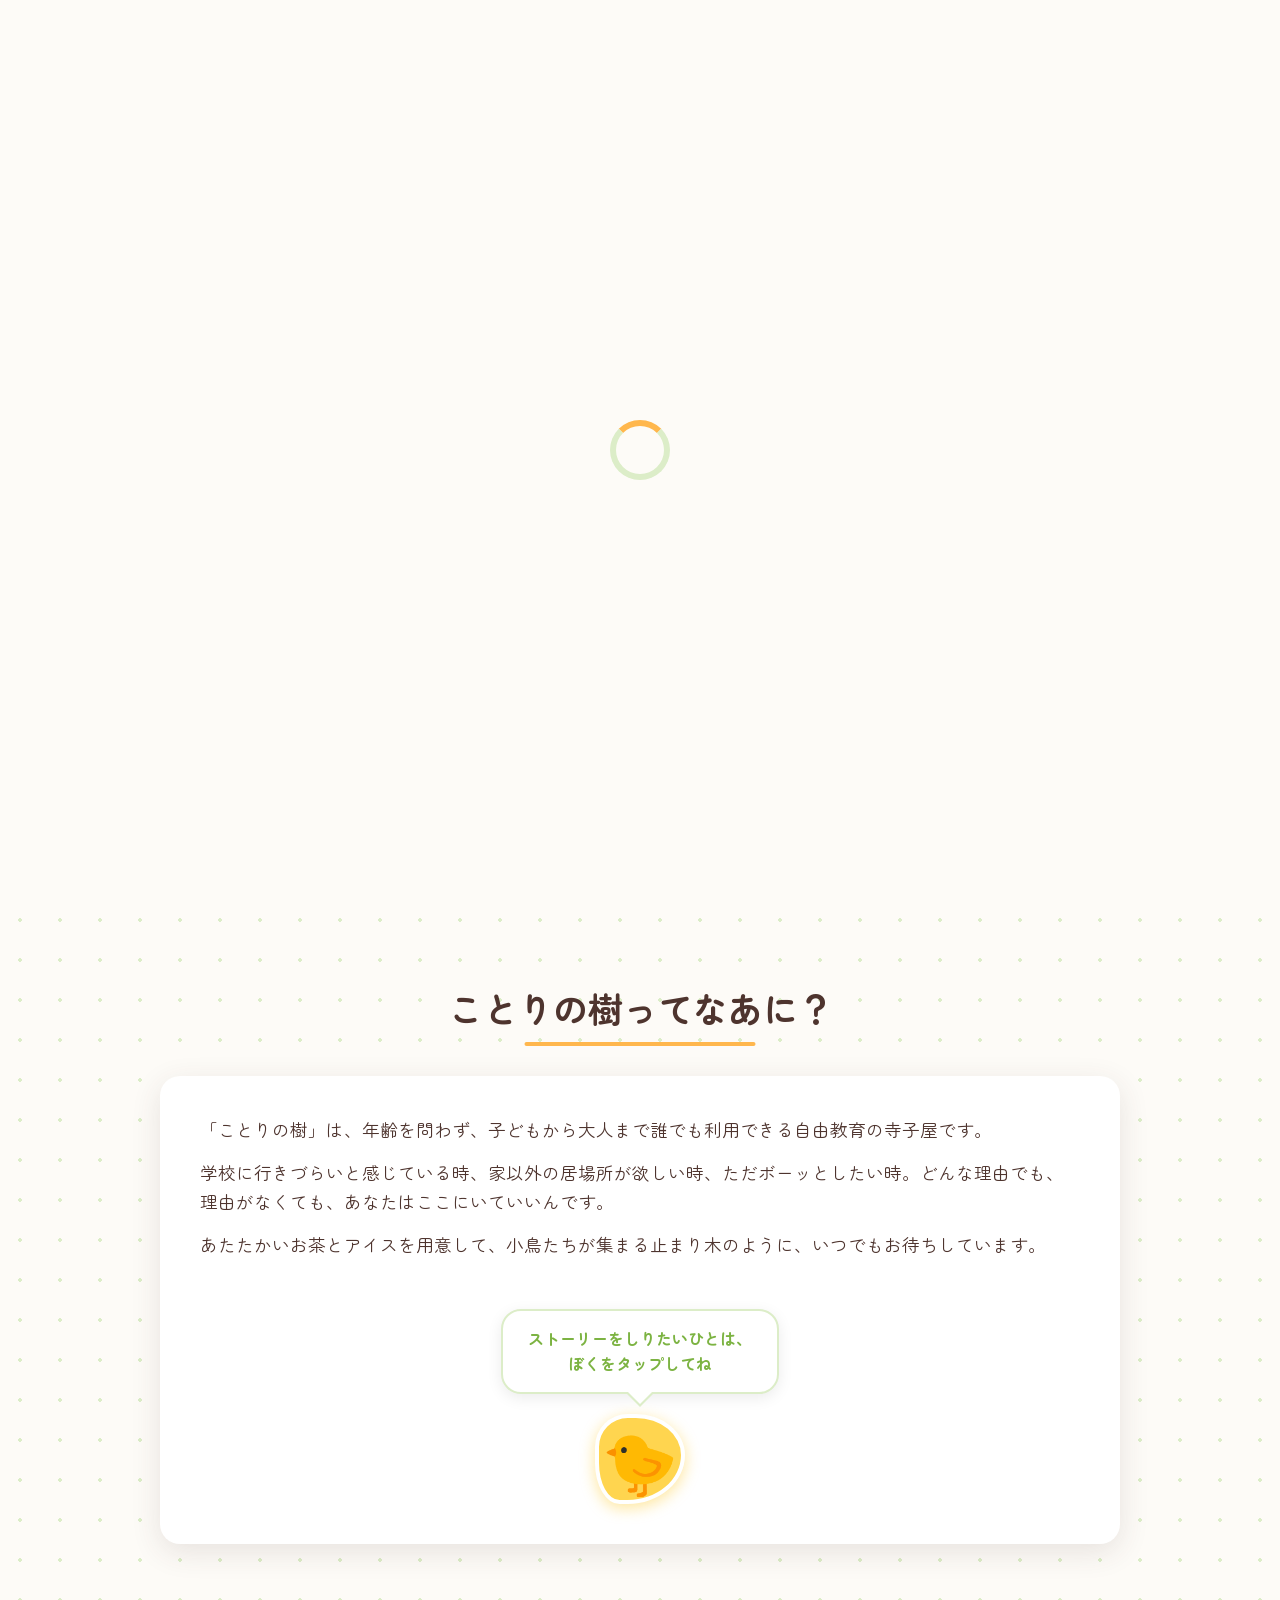
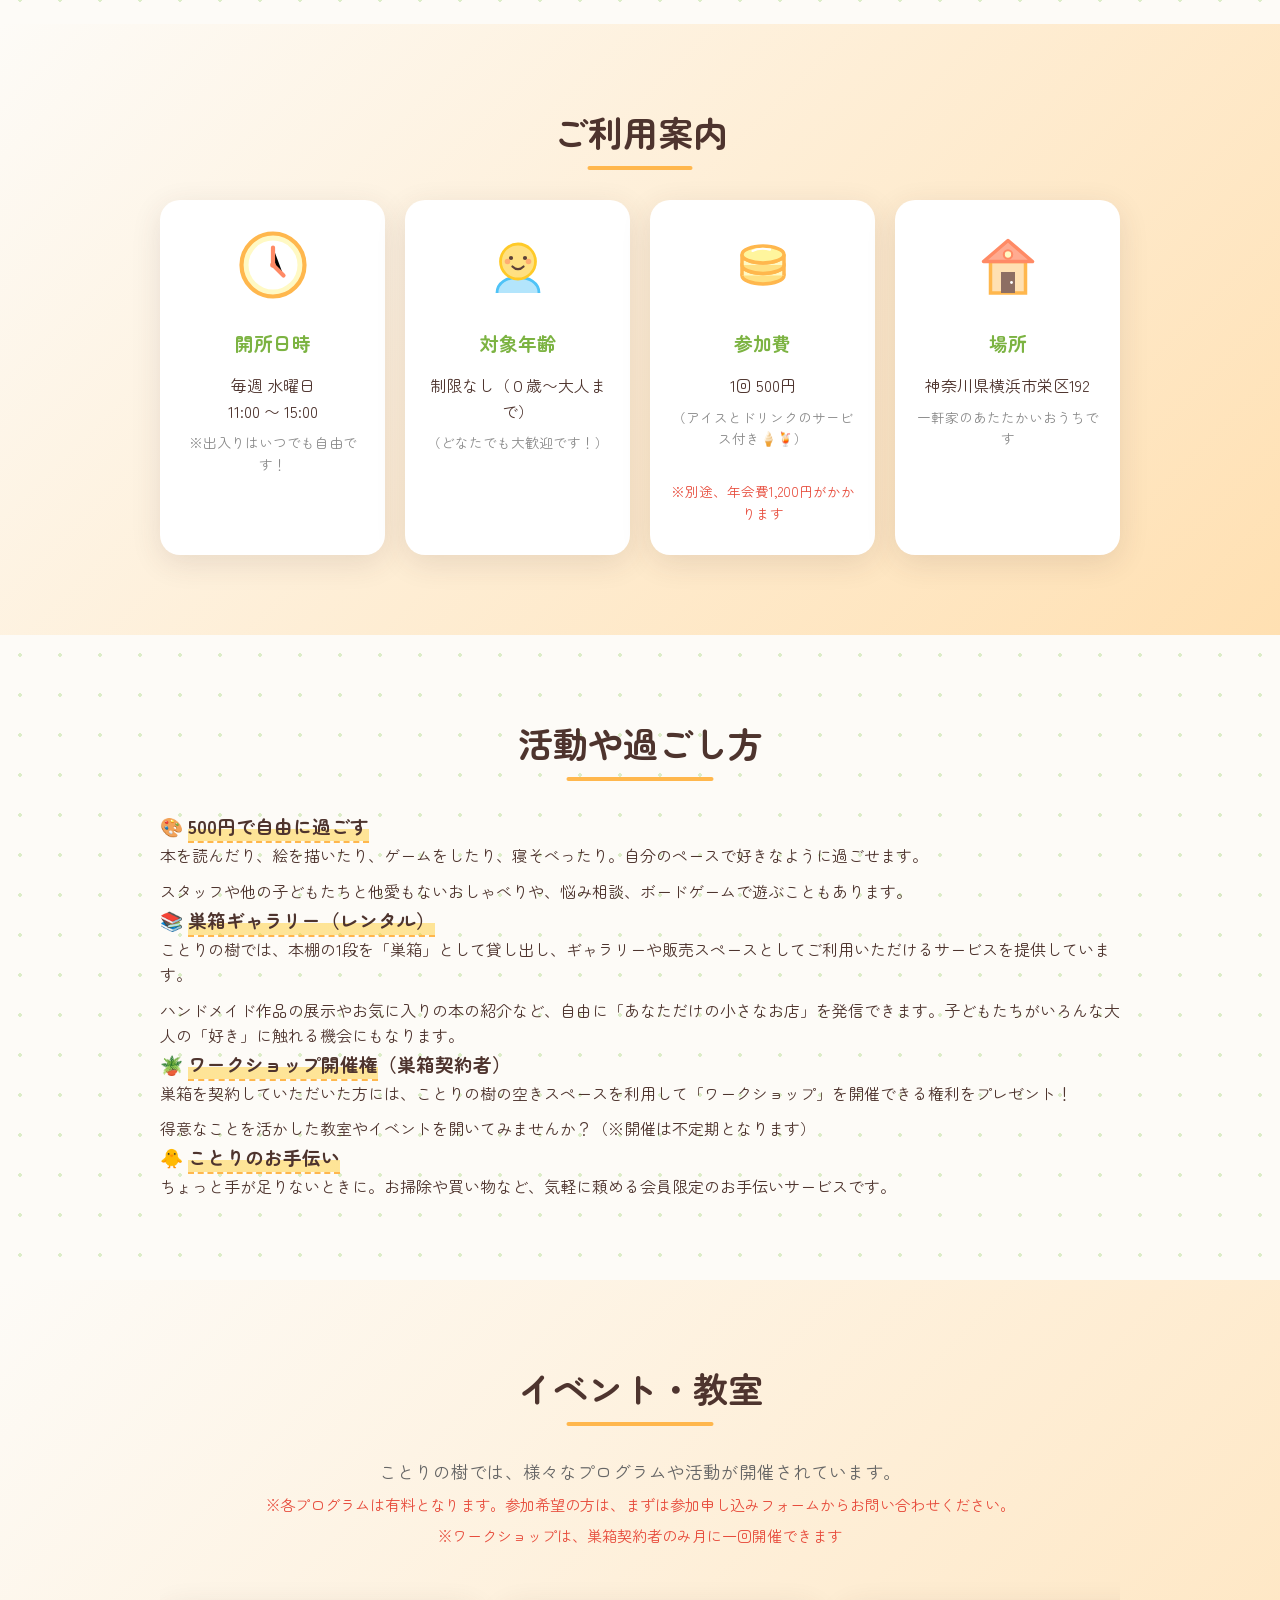
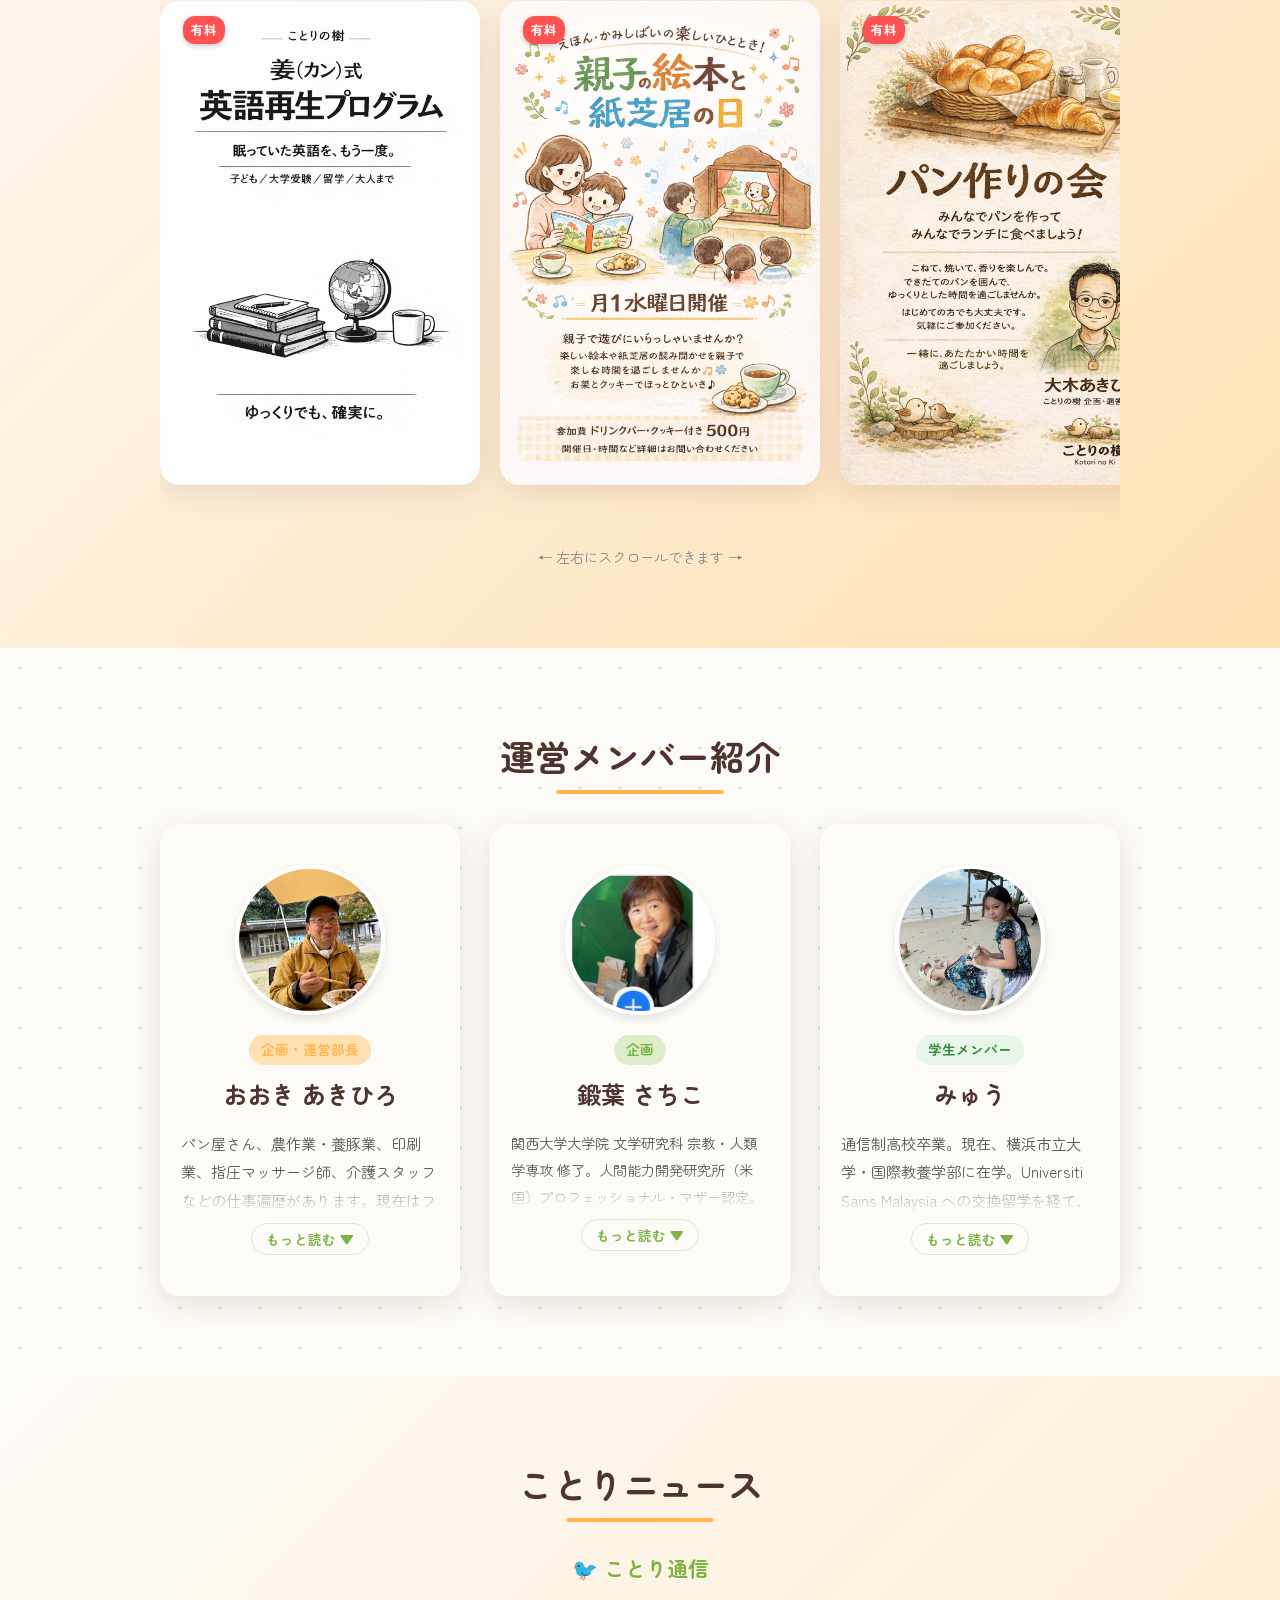
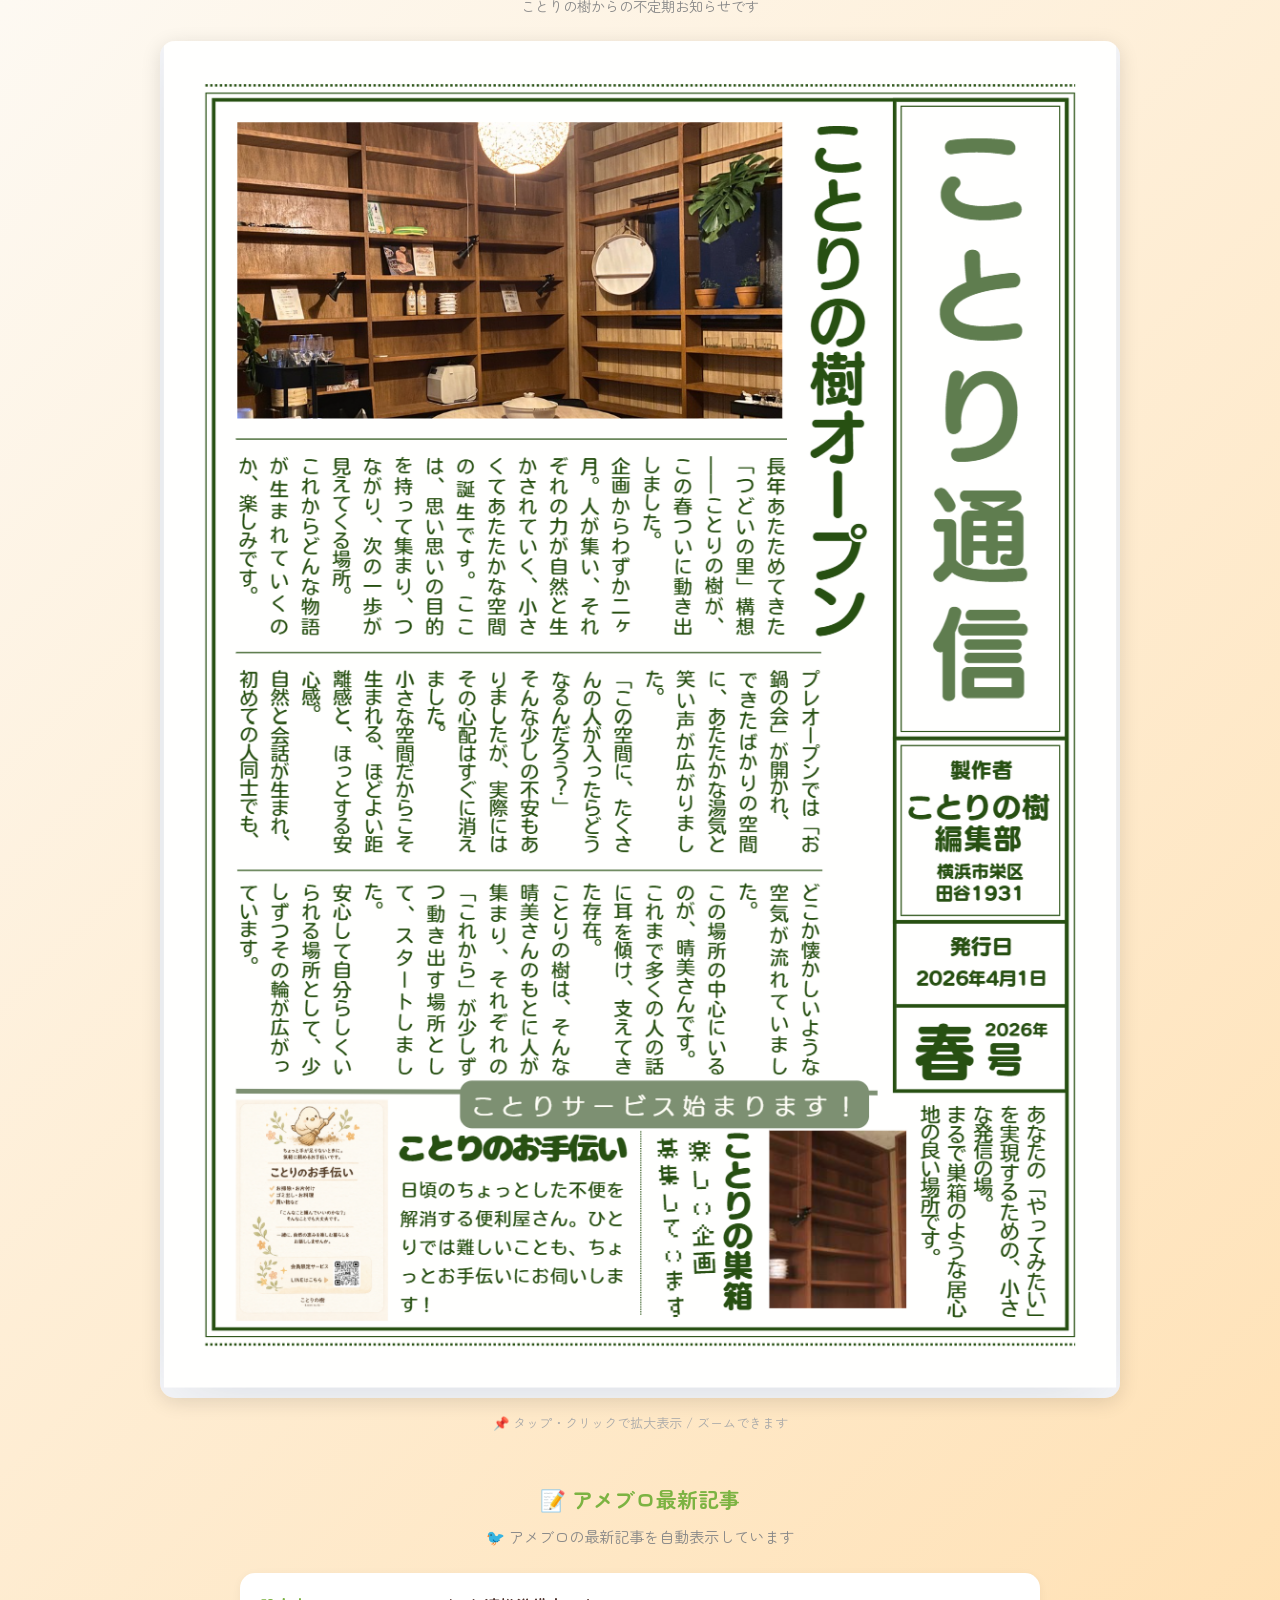
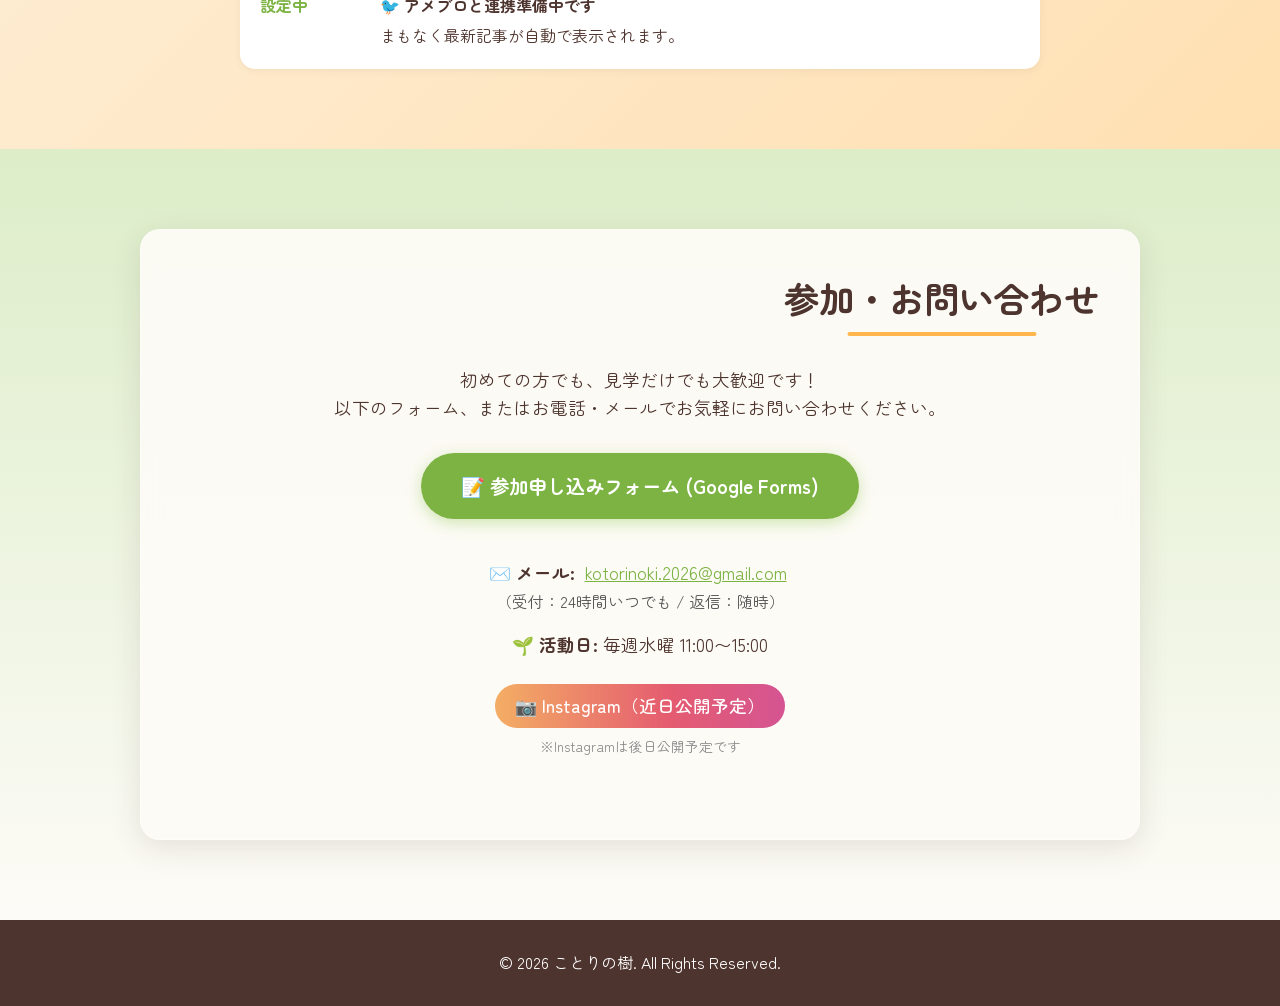
<file: index.html>
<!DOCTYPE html>
<html lang="ja">

<head>
    <meta charset="UTF-8">
    <meta name="viewport" content="width=device-width, initial-scale=1.0">
    <title>ことりの樹 横浜 〜自由教育の寺子屋〜</title>
    <meta name="description" content="横浜市栄区にある自由教育の寺子屋「ことりの樹 横浜」。子どもから大人まで誰でも立ち寄れるコミュニティスペース。毎週水曜11〜15時、参加費500円（アイス・ドリンク付き）。">
    <meta name="keywords" content="ことりの樹 横浜, ことりの樹, 横浜, 栄区, 自由教育, 寺子屋, コミュニティスペース, 不登校, 居場所, 子ども">
    <meta name="author" content="ことりの樹">
    <link rel="canonical" href="https://kotorinoki-yokohama.jp/">

    <!-- OGP（SNSシェア対策） -->
    <meta property="og:title" content="ことりの樹 横浜 〜自由教育の寺子屋〜">
    <meta property="og:description" content="横浜市栄区の自由教育の寺子屋「ことりの樹 横浜」。小鳥のようにふらっと立ち寄れる場所。毎週水曜11〜15時、参加費500円。">
    <meta property="og:image" content="https://kotorinoki-yokohama.jp/nanohana.png">
    <meta property="og:url" content="https://kotorinoki-yokohama.jp/">
    <meta property="og:type" content="website">
    <meta property="og:locale" content="ja_JP">
    <meta property="og:site_name" content="ことりの樹 横浜 〜自由教育の寺子屋〜">

    <!-- Twitter Card -->
    <meta name="twitter:card" content="summary_large_image">
    <meta name="twitter:title" content="ことりの樹 横浜 〜自由教育の寺子屋〜">
    <meta name="twitter:description" content="横浜市栄区の自由教育の寺子屋「ことりの樹 横浜」。毎週水曜11〜15時、参加費500円。">
    <meta name="twitter:image" content="https://kotorinoki-yokohama.jp/nanohana.png">

    <!-- JSON-LD 構造化データ（Googleがローカル施設として認識） -->
    <script type="application/ld+json">
    {
      "@context": "https://schema.org",
      "@type": "CommunityCenter",
      "name": "ことりの樹 横浜",
      "alternateName": "ことりの樹 横浜 〜自由教育の寺子屋〜",
      "description": "横浜市栄区にある、子どもから大人まで誰でも利用できる自由教育のコミュニティスペース。毎週水曜日11〜15時開所。参加費500円。",
      "url": "https://kotorinoki-yokohama.jp/",
      "email": "kotorinoki.2026@gmail.com",
      "address": {
        "@type": "PostalAddress",
        "streetAddress": "192",
        "addressLocality": "栄区",
        "addressRegion": "神奈川県横浜市",
        "addressCountry": "JP"
      },
      "openingHoursSpecification": {
        "@type": "OpeningHoursSpecification",
        "dayOfWeek": "Wednesday",
        "opens": "11:00",
        "closes": "15:00"
      },
      "priceRange": "¥500〜"
    }
    </script>

    <link rel="icon" href="favicon.png" type="image/png">
    <link rel="shortcut icon" href="favicon.png" type="image/png">
    <link href="https://fonts.googleapis.com/css2?family=Zen+Maru+Gothic:wght@400;500;700&display=swap"
        rel="stylesheet">
    <style>
/* ----- Base & Variables ----- */
:root {
    --primary: #7cb342; /* 少しだけ落ち着いたリーフグリーン */
    --primary-light: #dcedc8;
    --secondary: #ffb74d;
    --secondary-light: #ffe0b2;
    --bg-color: #fdfbf7;
    --text-color: #4e342e; /* より温かみのある深いウッドブラウン */
    --card-bg: rgba(253, 251, 247, 0.92); /* テキストが読みやすいように不透明度と温かみをアップ */
    --border-radius: 20px;
    --shadow: 0 8px 30px rgba(78, 52, 46, 0.12); /* ブラウン系のやさしい影 */
}

* {
    margin: 0;
    padding: 0;
    box-sizing: border-box;
    font-family: 'Zen Maru Gothic', sans-serif;
}

body {
    background-color: var(--bg-color);
    color: var(--text-color);
    line-height: 1.6;
    overflow-x: hidden;
}

h1, h2, h3, h4 { font-weight: 700; color: var(--text-color); }

a { text-decoration: none; color: inherit; transition: all 0.3s ease; }
ul { list-style: none; }

.container { max-width: 1000px; margin: 0 auto; padding: 0 20px; }
.section { padding: 80px 0; }

.section-title {
    text-align: center;
    font-size: 2.2rem;
    margin-bottom: 40px;
    position: relative;
    display: inline-block;
    left: 50%;
    transform: translateX(-50%);
}
.section-title::after {
    content: '';
    position: absolute;
    bottom: -10px;
    left: 20%;
    width: 60%;
    height: 4px;
    background: var(--secondary);
    border-radius: 2px;
}
.section-desc { font-size: 1.1rem; color: #666; line-height: 1.8; }

.glass-card {
    background: var(--card-bg);
    backdrop-filter: blur(10px);
    border-radius: var(--border-radius);
    padding: 40px;
    box-shadow: var(--shadow);
    border: 1px solid rgba(255,255,255,0.3);
}

.btn-primary, .btn-large, .btn-sm {
    display: inline-block;
    background: var(--secondary);
    color: #fff;
    padding: 12px 28px;
    border-radius: 50px;
    font-weight: 700;
    border: none;
    cursor: pointer;
    box-shadow: 0 4px 15px rgba(255,183,77,0.4);
    transition: transform 0.2s, box-shadow 0.2s;
}
.btn-large {
    padding: 18px 40px;
    font-size: 1.2rem;
    background: linear-gradient(to right, var(--primary) 0%, var(--primary) 50%, #558b2f 100%);
    background-size: 200% auto;
    box-shadow: 0 4px 15px rgba(139,195,74,0.4);
    transition: background-position 0.4s ease-out, transform 0.2s, box-shadow 0.2s;
}
.btn-sm { padding: 8px 16px; font-size: 0.9rem; }
.btn-primary:hover, .btn-large:hover, .btn-sm:hover {
    transform: translateY(-2px);
    box-shadow: 0 6px 20px rgba(0,0,0,0.15);
}
.btn-large:hover {
    background-position: right center;
}

.bounce { animation: bounce 2s infinite; }
@keyframes bounce {
    0%,20%,50%,80%,100% { transform: translateY(0); }
    40% { transform: translateY(-10px); }
    60% { transform: translateY(-5px); }
}

.btn-pulse {
    animation: btnPulse 2s infinite;
}
@keyframes btnPulse {
    0% { transform: scale(1); box-shadow: 0 0 0 0 rgba(255, 183, 77, 0.7); }
    50% { transform: scale(1.03); box-shadow: 0 0 0 10px rgba(255, 183, 77, 0); }
    100% { transform: scale(1); box-shadow: 0 0 0 0 rgba(255, 183, 77, 0); }
}

/* Navbar */
.navbar {
    position: fixed;
    top: 0;
    width: 100%;
    padding: 15px 40px;
    display: flex;
    justify-content: space-between;
    align-items: center;
    z-index: 1000;
    background: rgba(253, 251, 247, 0.9);
    backdrop-filter: blur(8px);
    box-shadow: 0 2px 15px rgba(78, 52, 46, 0.08);
    transition: all 0.3s ease;
}
.navbar.scrolled {
    padding: 10px 40px;
    background: rgba(253, 251, 247, 0.98);
}
.navbar .logo { font-size: 1.3rem; font-weight: 700; color: var(--text-color); cursor: pointer; line-height: 1.2; }
.navbar .logo-sub { font-size: 0.65rem; color: #888; font-weight: 500; display: block; letter-spacing: 0.02em; }
.nav-links { display: flex; gap: 20px; align-items: center; }
.nav-links a { color: var(--text-color); font-weight: 500; }
.nav-links a:not(.btn-sm):hover { color: var(--primary); }

/* Hero */
.hero {
    position: relative;
    height: 100vh;
    min-height: 600px;
    display: flex;
    align-items: center;
    justify-content: center;
    padding: 20px;
    overflow: hidden;
}
.hero-slideshow {
    position: absolute;
    top: 0; left: 0; width: 100%; height: 100%;
    z-index: -1;
    background-color: var(--text-color);
}
.hero-slide {
    position: absolute;
    top: 0; left: 0; width: 100%; height: 100%;
    background-size: cover;
    background-position: center;
    filter: brightness(0.9) contrast(1.05);
    opacity: 0;
    animation: fadeAnim 12s infinite linear;
}
.slide-1 { animation-delay: 0s; }
.slide-2 { animation-delay: 6s; }

@keyframes fadeAnim {
    0% { opacity: 0; transform: scale(1); }
    10% { opacity: 1; transform: scale(1.02); }
    40% { opacity: 1; transform: scale(1.05); }
    50% { opacity: 0; transform: scale(1.06); }
    100% { opacity: 0; transform: scale(1.1); }
}
.hero-content { 
    text-align: center; 
    max-width: 650px; 
    margin-top: 30px; 
    opacity: 0;
    animation: textFadeIn 2s ease-out forwards;
    animation-delay: 1.5s; /* パッと画像が出た後に中心の文字が出現 */
}
@keyframes textFadeIn {
    0% { opacity: 0; transform: translateY(20px); }
    100% { opacity: 1; transform: translateY(0); }
}
.hero-content h1 { font-size: 2.5rem; margin-bottom: 20px; color: var(--text-color); }
.hero-content .subtitle { font-size: 1.1rem; margin-bottom: 30px; line-height: 1.8; font-weight: 500; }

/* Concept */
.pattern-bg {
    background-image: radial-gradient(var(--primary-light) 2px, transparent 2px);
    background-size: 40px 40px;
}
.concept-content {
    display: flex;
    align-items: center;
    gap: 40px;
    background: #fff;
    border-radius: var(--border-radius);
    padding: 40px;
    box-shadow: var(--shadow);
}
.concept-text { flex: 1; }
.concept-text p { margin-bottom: 15px; font-size: 1.1rem; }
.concept-image { flex: 1; border-radius: var(--border-radius); overflow: hidden; }
.concept-image img { width: 100%; height: auto; display: block; border-radius: var(--border-radius); transition: transform 0.3s; }
.concept-image img:hover { transform: scale(1.03); }

/* Info */
.soft-bg { background: linear-gradient(135deg, var(--bg-color), var(--secondary-light)); }
.info-grid { display: grid; grid-template-columns: repeat(auto-fit, minmax(220px, 1fr)); gap: 20px; }
.info-card { background: #fff; padding: 30px 20px; border-radius: var(--border-radius); text-align: center; box-shadow: var(--shadow); transition: transform 0.3s; }
.info-card:hover { transform: translateY(-5px); }
.info-card .icon { font-size: 3rem; margin-bottom: 15px; }
.info-card h3 { margin-bottom: 15px; color: var(--primary); }
.info-card .note { font-size: 0.85rem; color: #888; display: block; margin-top: 8px; }

/* Bookshelf */
.bookshelf-content { display: flex; align-items: center; gap: 40px; }
.bookshelf-text { flex: 1; }
.bookshelf-text h3 { font-size: 1.5rem; margin-bottom: 15px; color: var(--primary); }
.bookshelf-text p { margin-bottom: 15px; }
.bookshelf-grid { flex: 1; display: grid; grid-template-columns: 1fr 1fr; gap: 15px; }
.shelf-box {
    background: #fff;
    padding: 40px 20px;
    border-radius: 15px;
    text-align: center;
    font-weight: 700;
    box-shadow: var(--shadow);
    border-bottom: 8px solid var(--secondary);
    transition: transform 0.3s;
}
.shelf-box:hover { transform: translateY(-5px); }

/* Events Slider */
.events-slider {
    display: flex;
    overflow-x: auto;
    scroll-snap-type: x mandatory;
    gap: 20px;
    padding: 20px 0 40px;
    -webkit-overflow-scrolling: touch;
}
.events-slider::-webkit-scrollbar { height: 12px; }
.events-slider::-webkit-scrollbar-track { background: rgba(0,0,0,0.05); border-radius: 10px; }
.events-slider::-webkit-scrollbar-thumb { background: var(--primary-light); border-radius: 10px; border: 3px solid var(--bg-color); }
.events-slider::-webkit-scrollbar-thumb:hover { background: var(--primary); }
.event-slide {
    flex: 0 0 320px;
    scroll-snap-align: center;
    border-radius: var(--border-radius);
    overflow: hidden;
    box-shadow: var(--shadow);
    background: #fff;
    position: relative;
    transition: transform 0.3s;
    display: flex;
    flex-direction: column;
}
.event-slide:hover { transform: translateY(-5px); }
.event-slide img { width: 100%; height: 100%; object-fit: cover; display: block; flex-grow: 1; }
.event-slide.text-slide {
    display: flex;
    flex-direction: column;
    justify-content: center;
    align-items: center;
    padding: 40px 20px;
    background: #fff;
    border: 2px dashed var(--primary-light);
    text-align: center;
    height: 450px;
}
.event-slide.text-slide h3 { color: var(--primary); margin-bottom: 15px; }
.badge {
    position: absolute;
    top: 15px;
    left: 15px;
    padding: 6px 18px;
    border-radius: 20px;
    color: #fff;
    font-size: 0.85rem;
    font-weight: bold;
    z-index: 10;
    box-shadow: 0 2px 8px rgba(0,0,0,0.2);
}
.badge-paid { background-color: #ff7043; }
.badge-free { background-color: var(--primary); }
.badge-event { background-color: var(--secondary); }

/* Profile */
.profile-card { display: flex; align-items: center; gap: 30px; }
.profile-img { flex: 0 0 200px; }
.img-placeholder {
    width: 200px; height: 200px; border-radius: 50%;
    background: #ddd; display: flex; align-items: center;
    justify-content: center; color: #888; font-weight: bold;
    border: 4px solid #fff; box-shadow: 0 4px 10px rgba(0,0,0,0.1);
}
.profile-info { flex: 1; }
.profile-info h3 { font-size: 1.5rem; margin-bottom: 5px; }
.profile-tag {
    display: inline-block;
    background: var(--primary-light);
    color: var(--primary);
    padding: 4px 12px;
    border-radius: 15px;
    font-size: 0.85rem;
    font-weight: bold;
    margin-bottom: 15px;
}
.profile-info p { margin-bottom: 10px; }

/* News */
.news-list { display: flex; flex-direction: column; gap: 15px; max-width: 800px; margin: 0 auto; }
.news-item {
    background: #fff;
    display: flex;
    padding: 20px;
    border-radius: 15px;
    box-shadow: 0 2px 10px rgba(0,0,0,0.05);
    transition: box-shadow 0.3s;
}
.news-item:hover { box-shadow: 0 5px 20px rgba(0,0,0,0.1); }
.news-date { flex: 0 0 120px; font-weight: bold; color: var(--primary); }
.news-content h4 { margin-bottom: 5px; }

/* Contact */
.contact-section { background: linear-gradient(to bottom, var(--primary-light), var(--bg-color)); }
.contact-section .glass-card { text-align: center; }
.contact-desc { margin-bottom: 30px; font-size: 1.1rem; }
.action-buttons { margin-bottom: 40px; }
.contact-info { margin-bottom: 40px; font-size: 1.1rem; }
.contact-info a { color: var(--primary); font-weight: 500; }
.insta-link {
    display: inline-block;
    background: linear-gradient(to right, #f09433 0%, #dc2743 30%, #bc1888 60%, #5c0b41 100%);
    background-size: 200% auto;
    color: #fff !important;
    padding: 8px 20px;
    border-radius: 25px;
    text-decoration: none;
    font-weight: bold;
    transition: background-position 0.4s ease-out, transform 0.2s;
}
.insta-link:hover { 
    transform: scale(1.05); 
    background-position: right center;
}
.contact-form {
    text-align: left;
    max-width: 500px;
    margin: 0 auto;
    background: rgba(255,255,255,0.5);
    padding: 30px;
    border-radius: var(--border-radius);
}
.contact-form h3 { text-align: center; margin-bottom: 20px; }
.contact-form input, .contact-form textarea {
    width: 100%;
    padding: 15px;
    margin-bottom: 15px;
    border: 1px solid #ddd;
    border-radius: 10px;
    font-size: 1rem;
    background: #fff;
    outline: none;
    transition: border 0.3s;
}
.contact-form input:focus, .contact-form textarea:focus { border-color: var(--primary); }
.contact-form button { width: 100%; }

/* Footer */
footer { text-align: center; padding: 30px; background: var(--text-color); color: #fff; }
.footer-links a { transition: opacity 0.3s; }
.footer-links a:hover { opacity: 0.8; }

/* Hamburger */
.hamburger {
    display: none;
    flex-direction: column;
    justify-content: center;
    gap: 6px;
    cursor: pointer;
    padding: 6px;
    z-index: 1100;
    background: none;
    border: none;
}
.hamburger span { display: block; width: 26px; height: 3px; background: var(--primary); border-radius: 3px; transition: all 0.3s ease; }
.hamburger.open span:nth-child(1) { transform: translateY(9px) rotate(45deg); }
.hamburger.open span:nth-child(2) { opacity: 0; transform: scaleX(0); }
.hamburger.open span:nth-child(3) { transform: translateY(-9px) rotate(-45deg); }

/* Mobile Nav Overlay */
.mobile-nav {
    display: none;
    position: fixed;
    top: 0; left: 0;
    width: 100%; height: 100%;
    background: rgba(253,251,247,0.97);
    z-index: 1050;
    flex-direction: column;
    align-items: center;
    justify-content: center;
    gap: 30px;
    opacity: 0;
    pointer-events: none;
    transition: opacity 0.3s ease;
}
.mobile-nav.open { display: flex; opacity: 1; pointer-events: all; }
.mobile-nav a {
    font-size: 1.4rem;
    font-weight: 700;
    color: var(--text-color);
    padding: 10px 0;
    border-bottom: 2px solid var(--primary-light);
    width: 70%;
    text-align: center;
    transition: color 0.2s;
}
.mobile-nav a:hover, .mobile-nav a:active { color: var(--primary); }
.mobile-nav a.btn-sm {
    background: var(--secondary);
    color: #fff;
    border-radius: 50px;
    border-bottom: none;
    padding: 12px 30px;
    margin-top: 10px;
}

/* Responsive 768px */
@media (max-width: 768px) {
    .section { padding: 50px 0; }
    .container { padding: 0 16px; }
    .section-title { font-size: 1.6rem; margin-bottom: 28px; }
    .navbar { padding: 15px 20px; }
    .navbar.scrolled { padding: 12px 20px; }
    .nav-links { display: none; }
    .hamburger { display: flex; }
    .hero { min-height: 100svh; padding: 16px; }
    .hero-content { margin-top: 60px; padding: 24px 20px; }
    .hero-content h1 { font-size: 1.7rem; line-height: 1.4; }
    .hero-content .subtitle { font-size: 0.95rem; }
    .btn-primary { padding: 12px 24px; font-size: 0.95rem; }
    .concept-content { flex-direction: column; padding: 24px 16px; gap: 20px; }
    .concept-text p { font-size: 1rem; }
    .info-grid { grid-template-columns: 1fr 1fr; gap: 14px; }
    .info-card { padding: 20px 12px; }
    .info-card .icon { font-size: 2.2rem; }
    .story-content { white-space: normal !important; padding: 28px 18px !important; font-size: 0.95rem !important; line-height: 2 !important; text-align: left !important; }
    .manga-trigger .glass-card { padding: 28px 24px !important; width: 100%; box-sizing: border-box; }
    .manga-trigger { margin-top: 36px !important; }
    .bookshelf-content { flex-direction: column; gap: 20px; }
    .bookshelf-grid { width: 100%; grid-template-columns: 1fr 1fr; }
    .shelf-box { padding: 24px 12px; font-size: 0.95rem; }
    .event-slide { flex: 0 0 260px; }
    .event-slide.text-slide { height: 360px; padding: 28px 16px; }
    .btn-large { padding: 14px 24px; font-size: 1rem; }
    .profiles-grid { grid-template-columns: 1fr !important; }
    .news-item { flex-direction: column; gap: 8px; }
    .news-date { flex: 0 0 auto; font-size: 0.9rem; }
    .contact-section .glass-card { padding: 28px 16px; }
    .contact-info { font-size: 0.95rem; }
    .contact-form { padding: 20px 16px; }
    .contact-desc { font-size: 1rem; }
    .profile-img { flex: 0 0 auto; }
}

/* Responsive 400px */
@media (max-width: 400px) {
    .info-grid { grid-template-columns: 1fr; }
    .bookshelf-grid { grid-template-columns: 1fr; }
    .hero-content h1 { font-size: 1.45rem; }
    .section-title { font-size: 1.4rem; }
}

/* Bird Button & Speech Bubble */
.bird-btn {
    font-size: 4.5rem;
    cursor: pointer;
    display: inline-block;
    transition: transform 0.2s;
    user-select: none;
    line-height: 1;
}
.bird-btn:hover { transform: scale(1.1) rotate(-5deg); }
.bird-btn:active { transform: scale(0.9); }

.speech-bubble {
    position: relative;
    background: #fff;
    border-radius: 20px;
    padding: 15px 25px;
    font-weight: bold;
    color: var(--primary);
    display: inline-block;
    box-shadow: 0 4px 15px rgba(0,0,0,0.08);
    margin-bottom: 20px;
    border: 2px solid var(--primary-light);
}
.speech-bubble::after {
    content: ''; position: absolute;
    bottom: -12px; left: 50%; transform: translateX(-50%);
    border-width: 12px 12px 0;
    border-style: solid;
    border-color: #fff transparent transparent transparent;
    z-index: 2;
}
.speech-bubble::before {
    content: ''; position: absolute;
    bottom: -15px; left: 50%; transform: translateX(-50%);
    border-width: 15px 15px 0;
    border-style: solid;
    border-color: var(--primary-light) transparent transparent transparent;
    z-index: 1;
}
.pulse-animation {
    animation: bubblePulse 2s infinite ease-in-out;
}
@keyframes bubblePulse {
    0% { transform: translateY(0); }
    50% { transform: translateY(-5px); }
    100% { transform: translateY(0); }
}

/* Modal */
.story-modal {
    display: none;
    position: fixed; z-index: 2000; left: 0; top: 0;
    width: 100%; height: 100%;
    background-color: rgba(78, 52, 46, 0.5);
    backdrop-filter: blur(8px);
    align-items: center; justify-content: center;
    padding: 20px;
    opacity: 0;
    transition: opacity 0.3s;
}
.story-modal.show { display: flex; opacity: 1; }
.story-modal-content {
    background: var(--bg-color);
    padding: 50px; border-radius: var(--border-radius);
    width: 100%; max-width: 800px; max-height: 90vh;
    overflow-y: auto; position: relative;
    box-shadow: 0 10px 40px rgba(0,0,0,0.3);
    transform: translateY(20px);
    transition: transform 0.3s;
}
.story-modal.show .story-modal-content { transform: translateY(0); }
.close-modal {
    position: fixed; top: 20px; right: 30px;
    font-size: 3.5rem; cursor: pointer; color: #fff;
    line-height: 1; z-index: 2005;
    text-shadow: 0 2px 10px rgba(0,0,0,0.5);
    transition: transform 0.2s;
}
.close-modal:hover { color: #fdfbf7; transform: scale(1.1); }
@media (max-width: 768px) {
    .story-modal-content { padding: 30px 20px; }
    .close-modal { top: 15px; right: 20px; font-size: 3rem; }
}

/* Additions for playful elements */
.cute-wiggle {
    display: inline-block;
    animation: titleWiggle 3s infinite ease-in-out;
}
@keyframes titleWiggle {
    0%, 100% { transform: rotate(-2deg); }
    50% { transform: rotate(2deg); }
}

.bird-blob {
    width: 90px; height: 90px;
    background: #ffd54f;
    border-radius: 40% 60% 70% 30% / 40% 50% 60% 50%;
    display: flex; align-items: center; justify-content: center;
    font-size: 3.8rem;
    border: 4px solid #fff;
    box-shadow: 0 4px 15px rgba(255, 193, 7, 0.4);
    animation: blobMorph 4s infinite alternate ease-in-out;
}
@keyframes blobMorph {
    0% { border-radius: 40% 60% 70% 30% / 40% 50% 60% 50%; }
    100% { border-radius: 60% 40% 30% 70% / 60% 50% 40% 50%; }
}

.colorful-icon {
    width: 65px; height: 65px;
    margin: 0 auto 15px;
    border-radius: 50%;
    display: flex; align-items: center; justify-content: center;
    font-size: 2.5rem;
    box-shadow: 0 4px 10px rgba(0,0,0,0.1);
    transform: rotate(-5deg);
    border: 3px solid #fff;
}

/* Loading Overlay */
#loading-overlay {
    position: fixed;
    top: 0; left: 0; width: 100vw; height: 100vh;
    background-color: var(--bg-color);
    z-index: 9999;
    display: flex;
    align-items: center; justify-content: center;
    transition: opacity 0.8s ease;
    overflow: hidden;
}

.loader-circle {
    width: 60px; height: 60px;
    border: 6px solid var(--primary-light);
    border-top: 6px solid #ffb74d;
    border-radius: 50%;
    animation: spin 1s linear infinite;
}
@keyframes spin { 0% { transform: rotate(0deg); } 100% { transform: rotate(360deg); } }

.loading-bird {
    position: absolute;
    font-size: 5rem;
    animation: birdFlyM 4.2s forwards;
}
@keyframes birdFlyM {
    0%   { left: -10vw; top: 70vh; transform: rotate(-15deg); animation-timing-function: ease-out; }
    25%  { left: 25vw;  top: 20vh; transform: rotate(15deg);  animation-timing-function: ease-in;  }
    50%  { left: 50vw;  top: 60vh; transform: rotate(-15deg); animation-timing-function: ease-out; }
    75%  { left: 75vw;  top: 20vh; transform: rotate(15deg);  animation-timing-function: ease-in;  }
    100% { left: 110vw; transform: translateY(-50%) rotate(0deg) scaleX(1); }
}

/* Highlights and Badges */
.highlight-text {
    background: linear-gradient(transparent 60%, rgba(255, 193, 7, 0.4) 60%);
    display: inline-block;
}
.highlight-text.clickable {
    cursor: pointer;
    transition: transform 0.2s, background-color 0.2s;
    border-bottom: 2px dashed #ffb74d;
}
.highlight-text.clickable:hover {
    transform: scale(1.02);
    background-color: rgba(255, 193, 7, 0.1);
}
.email-copy-area:hover .copy-tooltip {
    visibility: visible !important;
    opacity: 1 !important;
}
.badge {
    background-color: #ff5252;
    color: white;
    font-size: 0.8rem;
    padding: 4px 8px;
    border-radius: 12px;
    vertical-align: middle;
    margin-left: 8px;
    box-shadow: 0 2px 5px rgba(0,0,0,0.2);
    font-weight: bold;
}

/* Profile Accordion */
.profile-bio-wrap {
    position: relative;
    width: 100%;
    text-align: left;
}
.profile-bio {
    max-height: 5.55em; /* 約3行 (line-height 1.85) */
    overflow: hidden;
    transition: max-height 0.45s ease;
    position: relative;
}
.profile-bio.expanded {
    max-height: 3000px;
}
.profile-bio-fade {
    position: absolute;
    bottom: 0; left: 0; right: 0;
    height: 2.5em;
    background: linear-gradient(transparent, rgba(253,251,247,0.97));
    pointer-events: none;
    transition: opacity 0.3s;
}
.profile-bio.expanded + .profile-bio-fade {
    opacity: 0;
}
.profile-read-more {
    background: none;
    border: 1px solid var(--primary-light);
    color: var(--primary);
    cursor: pointer;
    font-size: 0.85rem;
    font-weight: bold;
    padding: 5px 14px;
    border-radius: 20px;
    margin-top: 10px;
    transition: background 0.2s, color 0.2s;
    font-family: inherit;
}
.profile-read-more:hover {
    background: var(--primary-light);
}

    </style>
</head>

<body>
    <!-- Loading Overlay -->
    <div id="loading-overlay">
        <div class="loader-circle"></div>
        <div class="loading-bird">🐤</div>
    </div>

    <!-- Navbar -->
    <nav class="navbar">
        <div class="logo">ことりの樹 横浜<span class="logo-sub">～自由教育の寺子屋～</span></div>
        <div class="nav-links">
            <a href="#about">コンセプト</a>
            <a href="#info">利用案内</a>
            <a href="#activities">活動・イベント</a>
            <a href="javascript:void(0)" onclick="openStoryModal()">はるみストーリー</a>
            <a href="javascript:void(0)" onclick="openRulesModal()">利用規約</a>
            <a href="#contact" class="btn-sm">お問い合わせ</a>
        </div>
        <button class="hamburger" id="hamburgerBtn" aria-label="メニューを開く">
            <span></span>
            <span></span>
            <span></span>
        </button>
    </nav>

    <!-- Mobile Nav Overlay -->
    <nav class="mobile-nav" id="mobileNav">
        <a href="#about" class="mobile-nav-link">コンセプト</a>
        <a href="#info" class="mobile-nav-link">利用案内</a>
        <a href="#activities" class="mobile-nav-link">活動・イベント</a>
        <a href="javascript:void(0)" class="mobile-nav-link" onclick="openStoryModal()">はるみストーリー</a>
        <a href="javascript:void(0)" class="mobile-nav-link" onclick="openRulesModal()">利用規約</a>
        <a href="#contact" class="btn-sm mobile-nav-link">お問い合わせ</a>
    </nav>

    <!-- Hero Section -->
    <header class="hero">
        <div class="hero-slideshow">
            <div class="hero-slide slide-1" style="background-image: url('nanohana.png');"></div>
            <div class="hero-slide slide-2" style="background-image: url('images/image.png');"></div>
        </div>
        <div class="hero-content glass-card">
            <h1>ちょっと、休みに来ませんか？</h1>
            <p class="subtitle">小鳥のようにふらっと立ち寄れる場所。<br>人と話したい日、しずかにすごしたい日、<br>理由があってもなくても、大丈夫。</p>
            <a href="#about" class="btn-primary">くわしく見る</a>
        </div>
    </header>

    <!-- Concept Section -->
    <section id="about" class="section pattern-bg">
        <div class="container">
            <h2 class="section-title cute-wiggle">ことりの樹ってなあに？</h2>
            <div class="concept-content">
                <div class="concept-text">
                    <p>「ことりの樹」は、年齢を問わず、子どもから大人まで誰でも利用できる自由教育の<span style="display: inline-block;">寺子屋です。</span></p>
                    <p>学校に行きづらいと感じている時、家以外の居場所が欲しい時、ただボーッとしたい時。どんな理由でも、理由がなくても、あなたはここにいて<span style="display: inline-block;">いいんです。</span></p>
                    <p>あたたかいお茶とアイスを用意して、小鳥たちが集まる止まり木のように、いつでも<span style="display: inline-block;">お待ちしています。</span></p>
                    <div style="margin-top: 50px; text-align: center; position: relative;">
                        <!-- 吹き出し -->
                        <div class="speech-bubble pulse-animation">
                            ストーリーをしりたいひとは、<br>ぼくをタップしてね
                        </div><br>
                        <!-- 小鳥ボタン -->
                        <div class="bird-btn bounce" onclick="openStoryModal()">
                            <div class="bird-blob">🐤</div>
                        </div>
                    </div>
                </div>

            </div>
        </div>
    </section>

    <!-- Information Section -->
    <section id="info" class="section soft-bg">
        <div class="container">
            <h2 class="section-title">ご利用案内</h2>
            <div class="info-grid">
                <div class="info-card">
                    <div class="icon" style="margin-bottom: 10px;">
                        <svg width="70" height="70" viewBox="0 0 100 100" xmlns="http://www.w3.org/2000/svg">
                          <circle cx="50" cy="50" r="45" fill="#FFF9C4" stroke="#FFB74D" stroke-width="6"/>
                          <circle cx="50" cy="50" r="35" fill="#FFF"/>
                          <path d="M50 25 V50 L65 65" stroke="#FF8A65" stroke-width="6" stroke-linecap="round" stroke-linejoin="round"/>
                          <circle cx="50" cy="50" r="4" fill="#FF8A65"/>
                        </svg>
                    </div>
                    <h3>開所日時</h3>
                    <p>毎週 水曜日<br>11:00 〜 15:00<br><span class="note">※出入りはいつでも自由です！</span></p>
                </div>
                <div class="info-card">
                    <div class="icon" style="margin-bottom: 10px;">
                        <svg width="70" height="70" viewBox="0 0 100 100" xmlns="http://www.w3.org/2000/svg">
                          <path d="M20 90 C 20 60, 80 60, 80 90" fill="#B3E5FC" stroke="#4FC3F7" stroke-width="4"/>
                          <circle cx="50" cy="45" r="25" fill="#FFE082" stroke="#FFCA28" stroke-width="4"/>
                          <circle cx="40" cy="40" r="3" fill="#5D4037"/>
                          <circle cx="60" cy="40" r="3" fill="#5D4037"/>
                          <path d="M42 52 Q 50 60 58 52" fill="none" stroke="#5D4037" stroke-width="3" stroke-linecap="round"/>
                          <circle cx="35" cy="45" r="4" fill="#FF8A65" opacity="0.6"/>
                          <circle cx="65" cy="45" r="4" fill="#FF8A65" opacity="0.6"/>
                        </svg>
                    </div>
                    <h3>対象年齢</h3>
                    <p>制限なし（０歳〜大人まで）<br><span class="note">（どなたでも大歓迎です！）</span></p>
                </div>
                <div class="info-card">
                    <div class="icon" style="margin-bottom: 10px;">
                        <svg width="70" height="70" viewBox="0 0 100 100" xmlns="http://www.w3.org/2000/svg">
                          <ellipse cx="50" cy="65" rx="30" ry="12" fill="#FFE082" stroke="#FFB74D" stroke-width="5"/>
                          <path d="M20 65 V50 A 30 12 0 0 0 80 50 V65" fill="#FFF9C4" stroke="#FFB74D" stroke-width="5"/>
                          <ellipse cx="50" cy="50" rx="30" ry="12" fill="#FFE082" stroke="#FFB74D" stroke-width="5"/>
                          <path d="M20 50 V35 A 30 12 0 0 0 80 35 V50" fill="#FFF9C4" stroke="#FFB74D" stroke-width="5"/>
                          <ellipse cx="50" cy="35" rx="30" ry="12" fill="#FFF59D" stroke="#FFB74D" stroke-width="5"/>
                          <path d="M35 30 Q 45 25 60 28" fill="none" stroke="#FFF" stroke-width="3" stroke-linecap="round"/>
                        </svg>
                    </div>
                    <h3>参加費</h3>
                    <p>1回 500円<br><span class="note">（アイスとドリンクのサービス付き🍦🍹）</span><br><span class="note" style="font-size: 0.85rem; color: #e74c3c; margin-top: 5px; display: inline-block;">※別途、年会費1,200円がかかります</span></p>
                </div>
                <div class="info-card">
                    <div class="icon" style="margin-bottom: 10px;">
                        <svg width="70" height="70" viewBox="0 0 100 100" xmlns="http://www.w3.org/2000/svg">
                          <rect x="25" y="45" width="50" height="45" fill="#FFE0B2" stroke="#FFB74D" stroke-width="5"/>
                          <path d="M15 45 L50 15 L85 45 Z" fill="#FFAB91" stroke="#FF8A65" stroke-width="5" stroke-linejoin="round"/>
                          <rect x="40" y="60" width="20" height="30" fill="#8D6E63"/>
                          <circle cx="55" cy="75" r="2" fill="#FFF"/>
                          <circle cx="50" cy="35" r="6" fill="#FFF9C4" stroke="#FF8A65" stroke-width="3"/>
                        </svg>
                    </div>
                    <h3>場所</h3>
                    <p>神奈川県横浜市栄区192<br><span class="note">一軒家のあたたかいおうちです</span></p>
                </div>
            </div>
        </div>
    </section>

    <!-- Activities Section -->
    <section id="activities" class="section pattern-bg">
        <div class="container">
            <h2 class="section-title">活動や過ごし方</h2>
            <div class="activities-wrapper">
                
                <!-- 1. 自由に過ごす -->
                <div class="activity-item">
                    <h3>🎨 <span class="highlight-text clickable" onclick="openFreeTimeModal()">500円で自由に過ごす</span></h3>
                    <p>本を読んだり、絵を描いたり、ゲームをしたり、寝そべったり。自分のペースで好きなように過ごせます。</p>
                    <p style="margin-top: 10px;">スタッフや他の子どもたちと他愛もないおしゃべりや、悩み相談、ボードゲームで遊ぶこともあります。</p>
                </div>
                
                <!-- 2. 巣箱を貸し出すサービス -->
                <div class="activity-item">
                    <h3>📚 <span class="highlight-text clickable" onclick="openGalleryModal()">巣箱ギャラリー（レンタル）</span></h3>
                    <p>ことりの樹では、本棚の1段を「巣箱」として貸し出し、ギャラリーや販売スペースとしてご利用いただけるサービスを提供しています。</p>
                    <p style="margin-top: 10px;">ハンドメイド作品の展示やお気に入りの本の紹介など、自由に「あなただけの小さなお店」を発信できます。子どもたちがいろんな大人の「好き」に触れる機会にもなります。</p>
                </div>
                
                <!-- 3. ワークショップ開催権 -->
                <div class="activity-item">
                    <h3>🪴 <span class="highlight-text clickable" onclick="openWorkshopModal()">ワークショップ開催権</span>（巣箱契約者）</h3>
                    <p>巣箱を契約していただいた方には、ことりの樹の空きスペースを利用して「ワークショップ」を開催できる権利をプレゼント！</p>
                    <p style="margin-top: 10px;">得意なことを活かした教室やイベントを開いてみませんか？（※開催は不定期となります）</p>
                </div>
                
                <!-- 4. ことりのお手伝い -->
                <div class="activity-item">
                    <h3>🐥 <span class="highlight-text clickable" onclick="openHelperModal()">ことりのお手伝い</span></h3>
                    <p>ちょっと手が足りないときに。お掃除や買い物など、気軽に頼める会員限定のお手伝いサービスです。</p>
                </div>

            </div>
        </div>
    </section>

    <!-- Free Time Modal -->
    <div id="freeTimeModal" class="story-modal">
        <span class="close-modal" onclick="closeFreeTimeModal()">&times;</span>
        <div class="story-modal-content">
            <div class="container">
                <h2 class="section-title">500円で自由に過ごす</h2>
                <div class="story-content" style="background: rgba(255,255,255,0.7); padding: 50px 30px; border-radius: 15px; box-shadow: 0 4px 15px rgba(0,0,0,0.05); text-align: center; line-height: 2.2; font-size: 1.05rem; color: #555; max-width: 700px; margin: 0 auto;">
                    <img src="images/image.png" alt="ギャラリー" style="max-width: 100%; border-radius: 10px; margin-bottom: 20px; box-shadow: 0 4px 10px rgba(0,0,0,0.1);">
                    <p style="margin-bottom: 2em; font-weight: bold; color: #5d4037; font-size: 1.2rem;">店内の様子</p>
                    <p>
                        落ち着いた空間の中で、自由に時間を過ごせます。<br>
                        本を読んだり、絵を描いたり。<br>
                        疲れたらごろんと横になれるスペースもあります。<br>
                        美味しいアイスとドリンクもどうぞ！
                    </p>
                </div>
            </div>
        </div>
    </div>

    <!-- Gallery Modal -->
    <div id="galleryModal" class="story-modal">
        <span class="close-modal" onclick="closeGalleryModal()">&times;</span>
        <div class="story-modal-content">
            <div class="container">
                <h2 class="section-title">巣箱ギャラリー 大募集中！</h2>
                <div class="story-content" style="background: rgba(255,255,255,0.7); padding: 50px 30px; border-radius: 15px; box-shadow: 0 4px 15px rgba(0,0,0,0.05); text-align: center; line-height: 2.2; font-size: 1.05rem; color: #555; max-width: 700px; margin: 0 auto;">
                    <p style="margin-bottom: 1em;">
                        ことりの樹では、本棚の一角を「巣箱」としてお貸ししています！<br>
                        あなたの「好き」や「得意」を並べてみませんか？
                    </p>
                    <ul style="list-style: none; padding: 0; text-align: left; background: #fffdf5; padding: 25px; border-radius: 10px; border: 2px dashed #ffb74d; margin-bottom: 2em; color: #5d4037; font-weight: bold;">
                        <li style="margin-bottom: 10px;"><span style="color:#ffb74d;">✔️</span> ハンドメイド作品の展示・販売</li>
                        <li style="margin-bottom: 10px;"><span style="color:#ffb74d;">✔️</span> 大好きな本の紹介コーナー</li>
                        <li style="margin-bottom: 10px;"><span style="color:#ffb74d;">✔️</span> 活動のポートフォリオとしての活用</li>
                        <li><span style="color:#ffb74d;">✔️</span> <strong style="color: #ff5252;">月に1回ワークショップが開けます！</strong></li>
                    </ul>

                    <div style="margin-bottom: 2em; padding: 20px; background: #fff; border-radius: 10px; box-shadow: 0 2px 10px rgba(0,0,0,0.05);">
                        <h3 style="color: var(--primary); margin-bottom: 15px; font-size: 1.15rem;">✨ 過去の巣箱の例（みぃの巣箱）</h3>
                        <img src="images/すばこのれい.png" alt="みぃの巣箱" style="max-width: 100%; border-radius: 10px; margin-bottom: 15px; box-shadow: 0 4px 10px rgba(0,0,0,0.1);">
                        <div style="text-align: left; background: #fffdf5; border: 1px dashed #ccc; padding: 15px; border-radius: 8px; color: #666; font-size: 0.95rem; line-height: 1.8;">
                            <p style="font-weight: bold; color: var(--primary); margin-bottom: 10px; text-align: center; font-size: 1.1rem;">【みぃの巣箱】</p>
                            <p style="font-weight: bold; margin-bottom: 10px;">☆身近な人＆みぃの言葉とアートたち…</p>
                            <p>
                                ◆友人の著書『見えないボクと盲導犬アンジーの目もあてられない日々』<br>
                                ◆兄の著書『幸来る(ｻｲｸﾙ)おじさん』<br>
                                ◆共著『アートとしての目隠し写真』<br>
                                ◆報告書『五感を通してちがいを楽しむワークショップのすすめ』<br>
                                ◆作品集『若者のための児童文化教室(あそび心コース)』<br>
                                ◆手づくり絵本『ぼくのたからもの』<br>
                                ◆小さな絵『風の音・水の音』<br>
                                ◆ブックスタンド代わりのスチロール立方体<br>
                                …などが堆積中♪
                            </p>
                        </div>
                    </div>

                    <div style="text-align: left; background: #fffdf5; padding: 25px; border-radius: 10px; border: 2px dashed #ffb74d; margin-bottom: 25px;">
                        <h3 style="color: #ff5252; margin-bottom: 15px; font-size: 1.3rem; text-align: center;">📋 募集詳細</h3>
                        <p style="text-align: center; color: #5d4037; font-weight: bold; font-size: 1.15rem; margin-bottom: 20px;">
                            🌱 あなたの考えや感性を、形にしてみませんか？
                        </p>
                        <ul style="list-style: none; padding: 0; color: #5d4037; font-weight: bold; line-height: 1.8; font-size: 1rem;">
                            <li style="margin-bottom: 10px;"><span style="color:#ffb74d;">✔️</span> 本棚1枠：<strong style="color: #ff5252;">月額 3,500円（初月無料！）</strong></li>
                            <li style="margin-bottom: 10px;"><span style="color:#ffb74d;">✔️</span> <strong style="color: #ff5252;">月に1回の小さな講座・会が開催可能です。</strong></li>
                            <li style="margin-bottom: 10px;"><span style="color:#ffb74d;">✔️</span> ワークショップの参加費は<strong style="color: #ff5252;">自由に設定OK！</strong><br>
                                <span style="font-size: 0.95rem; font-weight: normal; color: #666;">（初月の無料期間ならリスクもなく、参加費で本棚代を取り戻すことも十分に可能です💡）</span></li>
                            <li style="margin-bottom: 10px;"><span style="color:#ffb74d;">✔️</span> 内容は原則自由です。（※公序良俗に反するものは不可）</li>
                            <li><span style="color:#ffb74d;">✔️</span> いただいた本棚代は、ことりの樹の健全な運営・場所の維持費として大切に活用させていただきます🕊️</li>
                        </ul>
                    </div>

                    <a href="https://docs.google.com/forms/d/e/1FAIpQLSdV6AFIAcWKBnOinz7LXuBb4wEWFTnaCLwCO8HC2fYkqHQ9Pg/viewform?usp=publish-editor" target="_blank" class="btn-primary" style="font-size: 1.2rem; padding: 15px 30px; box-shadow: 0 4px 10px rgba(255,152,0,0.3);">巣箱の応募・詳細はこちら</a>
                </div>
            </div>
        </div>
    </div>

    <!-- Harumi Story Modal -->
    <div id="storyModal" class="story-modal">
        <span class="close-modal" onclick="closeStoryModal()">&times;</span>
        <div class="story-modal-content">
            <div class="container">
                <h2 class="section-title">はるみさんとことり</h2>

            <div class="story-content"
                style="background: rgba(255,255,255,0.7); padding: 50px 30px; border-radius: 15px; box-shadow: 0 4px 15px rgba(0,0,0,0.05); text-align: center; line-height: 2.2; font-size: 1.05rem; color: #555; max-width: 700px; margin: 0 auto;">
                <p style="margin-bottom: 2em;">
                    春になると、決まって来るウグイスがいるんですよ、<br>
                    とはるみさんは当たり前のことのように言う。<br>
                    だいたい同じ時間なんです、声でわかります、と<br>
                    静かに続けた。<br>
                    声でわかる、という言い方が自然すぎて、<br>
                    こちらは一瞬聞き返したくなる。<br>
                    どの子が来たのか、鳴き方で分かるらしい。<br>
                    今日はあの子だな、という日もある。<br>
                    少し離れたところで鳴いている日もあれば<br>
                    すぐ近くに来る日もあるという。<br>
                    特別な話ではない調子で語られるけれど<br>
                    それは付き合いの続いている関係の話だった。<br>
                    観察というより、暮らしの中の会話に近い。<br>
                    話しかけますよ、おはようって。<br>
                    返事はしてくれませんけどね、とそう言って笑った。
                </p>
                <p style="margin-bottom: 2em;">
                    ことりの樹という名前は<br>
                    その話を聞いたあとだと自然に思える。<br>
                    来る人も似ている気がするんです、と<br>
                    はるみさんは言った。<br>
                    無理に近づかない方がいい人もいるし<br>
                    黙って同じ場所にいる方がいい人もいる。<br>
                    どう接するか決めるのではなく<br>
                    相手の距離に合わせているだけだと言う。
                </p>
                <p style="margin-bottom: 2em;">
                    やさしいですね、と言うと<br>
                    少し違うんです、とすぐ返ってきた。<br>
                    やさしくしようと思ってるわけじゃないんです。<br>
                    思ったことは言います。<br>
                    実際、言葉は率直だ。<br>
                    遠回しな励ましや慰めはあまりない。<br>
                    それでも言われた人は反発するより<br>
                    少し考え込む様子になる。<br>
                    表面だけ合わせても意味がない気がして。<br>
                    でも突き放したいわけでもないんですよ。<br>
                    その言い方には<br>
                    関わりをやめない前提があった。
                </p>
                <p style="margin-bottom: 2em;">
                    子育ての話になると<br>
                    少しだけ間が空いた。<br>
                    うまくいったことばかりじゃないですよ、と静かに話す。<br>
                    いじめや不登校の時期もあったと言う。<br>
                    何かしてあげたという感じではなく<br>
                    ただそばにいただけだったと言う。<br>
                    ずっと後になって子どもが<br>
                    何も言わずに見守ってくれたことを<br>
                    感謝してくれて<br>
                    あれでよかったんだなと思った。<br>
                    はるみさんはそう言って、少し笑った。
                </p>
                <p>
                    ことりの樹でも<br>
                    子どもを見守るのと同じ距離で<br>
                    人と関わっている。元気にさせようとはしていません。<br>
                    来たときのままでいられたら十分かなと。<br>
                    場所があるだけで<br>
                    いい時もありますからね。<br>
                    行き場がないとき、<br>
                    話したいとき、<br>
                    時間があったら来てください。<br>
                    当たり前の声かけのようにそう言った。<br>
                    ことりのように立ち寄れる<br>
                    気づくとそこにある場所。<br>
                    また、ふと思い出したら、<br>
                    扉を開けてください。
                </p>
            </div>
        </div>
    </div>
</div>

    <!-- Workshop Modal -->
    <div id="workshopModal" class="story-modal">
        <span class="close-modal" onclick="closeWorkshopModal()">&times;</span>
        <div class="story-modal-content">
            <div class="container">
                <h2 class="section-title">ワークショップ開催権</h2>
                <div class="story-content" style="background: rgba(255,255,255,0.7); padding: 50px 30px; border-radius: 15px; box-shadow: 0 4px 15px rgba(0,0,0,0.05); text-align: center; line-height: 2.2; font-size: 1.05rem; color: #555; max-width: 700px; margin: 0 auto;">
                    <p style="margin-bottom: 1em;">
                        巣箱を契約していただいた方は、空きスペースを利用して多彩なワークショップを開催できます。
                    </p>
                    <div style="display: flex; flex-direction: column; gap: 15px;">
                        <div style="padding: 20px; background: #fff; border-radius: 10px; box-shadow: 0 2px 10px rgba(0,0,0,0.05);">
                            <h3 style="color: var(--primary); margin-bottom: 10px; font-size: 1.15rem;">🍲 鍋パーティー</h3>
                            <div style="background: #fffdf5; border: 1px dashed #ccc; padding: 15px; border-radius: 8px; color: #666; font-size: 0.95rem; line-height: 1.8;">
                                📷 <strong>写真は準備中です</strong><br>
                                初期メンバーをお招きして、プレオープン会としてみんなでワイワイお鍋を囲みました！<br>
                                アットホームで楽しい時間を過ごしました。
                            </div>
                        </div>
                        <div style="padding: 20px; background: #fff; border-radius: 10px; box-shadow: 0 2px 10px rgba(0,0,0,0.05);">
                            <h3 style="color: var(--primary); margin-bottom: 10px; font-size: 1.15rem;">🗣️ 姜式 英語再生プログラム</h3>
                            <div style="background: #fffdf5; border: 1px dashed #ccc; padding: 15px; border-radius: 8px; color: #666; font-size: 0.95rem; line-height: 1.8;">
                                ✨ <strong>近日詳細を公開予定です！</strong><br>
                                クラスの様子や詳細な情報は、準備が整い次第発表いたします。<br>
                                どうぞご期待ください！
                            </div>
                        </div>
                    </div>
                </div>
            </div>
        </div>
    </div>

    <!-- Helper Modal -->
    <div id="helperModal" class="story-modal">
        <span class="close-modal" onclick="closeHelperModal()">&times;</span>
        <div class="story-modal-content">
            <div class="container">
                <h2 class="section-title">ことりのお手伝い</h2>
                <div class="story-content helper-service" style="background: #fffdf5; border: 2px solid #ffcc80; padding: 50px 30px; border-radius: 15px; box-shadow: 0 4px 15px rgba(0,0,0,0.05); text-align: center; line-height: 2.2; font-size: 1.05rem; color: #555; max-width: 700px; margin: 0 auto; position: relative;">
                    <!-- 葉っぱの装飾 -->
                    <div style="position: absolute; top: 15px; left: 15px; font-size: 2.5rem; opacity: 0.8;">🌿</div>
                    <div style="position: absolute; bottom: 15px; right: 15px; font-size: 2.5rem; opacity: 0.8;">🌿</div>
                    
                    <div style="text-align: center; margin-bottom: 20px;">
                        <span style="font-size: 4rem;">🐥✨</span>
                    </div>
                    <div style="text-align: center; margin-bottom: 25px;">
                        <span style="font-size: 1.05rem; color: #795548; font-weight: bold;">ちょっと手が足りないときに。<br>気軽に頼めるお手伝いです。</span>
                        <div style="height: 3px; width: 80px; background: #ffcc80; margin: 15px auto;"></div>
                    </div>
                    
                    <div style="display: flex; flex-wrap: wrap; justify-content: center; gap: 40px; margin-bottom: 30px;">
                        <ul style="list-style: none; padding: 0; color: #5d4037; font-weight: bold; line-height: 2; font-size: 1.15rem; text-align: left;">
                            <li><span style="color:#ffb74d;">✔️</span> お掃除・お片付け</li>
                            <li><span style="color:#ffb74d;">✔️</span> ゴミ出し・お料理</li>
                            <li><span style="color:#ffb74d;">✔️</span> 買い物など</li>
                        </ul>
                        <div style="text-align: center; font-size: 1.05rem; line-height: 1.8; color: #6d4c41;">
                            <p style="margin-bottom: 15px; font-weight: bold;">「こんなこと頼んでいいのかな？」<br>そんなことでも大丈夫です。</p>
                            <p>一緒に、自然の恵みを<br>楽しむ暮らしをお話ししませんか。</p>
                        </div>
                    </div>
                    
                    <div style="background: rgba(255, 236, 179, 0.5); border-radius: 12px; padding: 20px; display: flex; flex-direction: column; align-items: center; justify-content: center; max-width: 450px; margin: 0 auto; border: 1px dashed #ffb74d;">
                        <div style="text-align: center; line-height: 1.8;">
                            <span style="font-weight: bold; color: #5d4037; font-size: 1.15rem;">✨ まずは会員になりましょう！</span><br>
                            <span style="color: #6d4c41; font-size: 0.95rem; display: inline-block; margin-top: 10px;">「ことりのお手伝い」は、ことりの樹の会員にご登録いただいた方限定のサービスです。<br>ご利用を希望される方は、見学時やお問い合わせにてぜひお気軽にご相談ください🕊️</span>
                        </div>
                    </div>
                </div>
            </div>
        </div>
    </div>

    <!-- Events Section -->
    <section id="events" class="section soft-bg">
        <div class="container">
            <h2 class="section-title">イベント・教室</h2>
            <p class="section-desc" style="text-align: center; margin-bottom: 30px;">
                ことりの樹では、様々なプログラムや活動が開催されています。<br>
                <span style="font-size: 0.95rem; color: #e74c3c;">※各プログラムは有料となります。参加希望の方は、まずは参加申し込みフォームからお問い合わせください。</span><br>
                <span style="font-size: 0.95rem; color: #e74c3c;">※ワークショップは、巣箱契約者のみ月に一回開催できます</span>
            </p>

            <div class="events-slider">

                <!-- 画像ありのプログラム -->
                <div class="event-slide">
                    <div class="badge badge-paid">有料</div>
                    <!-- ユーザーが保存する前提の画像パス -->
                    <img src="姜式英語.png" alt="姜式英語再生プログラム">
                </div>

                <div class="event-slide">
                    <div class="badge badge-paid">有料</div>
                    <img src="絵本.png" alt="親子絵本と紙芝居の日">
                </div>

                <div class="event-slide">
                    <div class="badge badge-paid">有料</div>
                    <img src="パン作りの会.png" alt="パン作りの会">
                </div>

                <div class="event-slide">
                    <div class="badge badge-paid">有料</div>
                    <img src="佐渡島って.png" alt="佐渡島って？">
                </div>

                <div class="event-slide">
                    <div class="badge badge-paid">有料</div>
                    <img src="蒸篭で飲茶.png" alt="蒸篭で飲茶会">
                </div>

                <div class="event-slide">
                    <div class="badge badge-paid">有料</div>
                    <img src="自然農法.png" alt="自然農法">
                </div>

                <div class="event-slide">
                    <div class="badge badge-paid">有料</div>
                    <img src="赤とんぼ.png" alt="赤とんぼを歌う会">
                </div>

                <div class="event-slide">
                    <div class="badge badge-paid">有料</div>
                    <img src="麻雀クラブ.png" alt="麻雀クラブ">
                </div>

                <div class="event-slide">
                    <div class="badge badge-paid">有料</div>
                    <img src="どうぶつミトン.png" alt="どうぶつミトンの会">
                </div>

            </div>

            <p style="text-align: center; margin-top: 20px; font-size: 0.9rem; color: #888;">
                ← 左右にスクロールできます →
            </p>
        </div>
    </section>

    <!-- Profile Section -->
    <section id="profile" class="section pattern-bg">
        <div class="container">
            <h2 class="section-title">運営メンバー紹介</h2>

            <div class="profiles-grid"
                style="display: grid; grid-template-columns: repeat(auto-fit, minmax(300px, 1fr)); gap: 30px;">

                <!-- 1人目：おおき あきひろ -->
                <div class="glass-card"
                    style="display: flex; flex-direction: column; align-items: center; text-align: center; padding: 40px 20px;">
                    <img src="images/oki.jpg" alt="おおき あきひろ"
                        style="width: 150px; height: 150px; border-radius: 50%; object-fit: cover; border: 4px solid #fff; box-shadow: 0 4px 10px rgba(0,0,0,0.1); margin-bottom: 20px;">
                    <div class="profile-tag"
                        style="background: var(--secondary-light); color: var(--secondary); padding: 4px 12px; border-radius: 15px; font-size: 0.85rem; font-weight: bold; margin-bottom: 10px;">
                        企画・運営部長</div>
                    <h3 style="font-size: 1.5rem; margin-bottom: 15px;">おおき あきひろ</h3>
                    <div class="profile-bio-wrap">
                        <p class="profile-bio" style="font-size: 0.95rem; color: #555; line-height: 1.9;">
                            パン屋さん、農作業・養豚業、印刷業、指圧マッサージ師、介護スタッフなどの仕事遍歴があります。現在はフリーの活動で自分のやりたいことに専念できています。ことりの樹で新たな交流や発信ができたら嬉しいです。</p>
                        <div class="profile-bio-fade"></div>
                    </div>
                    <button class="profile-read-more" onclick="toggleBio(this)">もっと読む ▼</button>
                </div>

                <!-- 2人目：鍛葉 さちこ -->
                <div class="glass-card"
                    style="display: flex; flex-direction: column; align-items: center; text-align: center; padding: 40px 20px;">
                    <img src="images/kazuha.jpg" alt="鍛葉さちこ"
                        style="width: 150px; height: 150px; border-radius: 50%; object-fit: cover; object-position: center 15%; border: 4px solid #fff; box-shadow: 0 4px 10px rgba(0,0,0,0.1); margin-bottom: 20px;">
                    <div class="profile-tag"
                        style="background: var(--primary-light); color: var(--primary); padding: 4px 12px; border-radius: 15px; font-size: 0.85rem; font-weight: bold; margin-bottom: 10px;">
                        企画</div>
                    <h3 style="font-size: 1.5rem; margin-bottom: 15px;">鍛葉 さちこ</h3>
                    <div class="profile-bio-wrap">
                        <p class="profile-bio" style="font-size: 0.9rem; color: #555; line-height: 1.9;">
                            関西大学大学院 文学研究科 宗教・人類学専攻 修了。人間能力開発研究所（米国）プロフェッショナル・マザー認定。家庭教師のトライにてトッププロ認定講師として長年指導。モンテッソーリ幼稚園および自由学校を立ち上げ、経営。<br><br>
                            <em style="color: var(--primary);">「ひとりひとりの夢の中に、私の夢がある」</em><br><br>
                            そそっかしいけれど、いざというときは力持ち。人呼んで「カジバ（梶葉）の馬鹿力」。天然か天才かと聞かれたら、紙一重です（笑）。<br><br>
                            4人の子どもを育てる中で、「自由」と「変革」を軸に生きてきました。いまは"若き高齢者"として、「穏やかな革命（Gentle Revolution）」を提唱しています。<br><br>
                            長男の障がいの治療が教育に携わるきっかけ。教育は、社会を変えるいちばん確かな方法。マリア・モンテッソーリの理念をもとに、赤ちゃんから後期高齢者まで、その人らしい成長に寄り添ってきました。<br><br>
                            ことりの樹では、<strong>Flowering, not coaching.</strong>（教えない、咲いていく）を合言葉に、一人ひとりの内側から自然にひらいていく力を大切にしています。
                        </p>
                        <div class="profile-bio-fade"></div>
                    </div>
                    <button class="profile-read-more" onclick="toggleBio(this)">もっと読む ▼</button>
                </div>

                <!-- 3人目：みゅう -->
                <div class="glass-card"
                    style="display: flex; flex-direction: column; align-items: center; text-align: center; padding: 40px 20px;">
                    <img src="images/myu.jpg" alt="みゅう"
                        style="width: 150px; height: 150px; border-radius: 50%; object-fit: cover; border: 4px solid #fff; box-shadow: 0 4px 10px rgba(0,0,0,0.1); margin-bottom: 20px;">
                    <div class="profile-tag"
                        style="background: #e8f5e9; color: #388e3c; padding: 4px 12px; border-radius: 15px; font-size: 0.85rem; font-weight: bold; margin-bottom: 10px;">
                        学生メンバー</div>
                    <h3 style="font-size: 1.5rem; margin-bottom: 15px;">みゅう</h3>
                    <div class="profile-bio-wrap">
                        <p class="profile-bio" style="font-size: 0.95rem; color: #555; line-height: 1.9;">
                            通信制高校卒業。現在、横浜市立大学・国際教養学部に在学。Universiti Sains Malaysia への交換留学を経て、多様な生き方や文化に触れてきました。<br><br>
                            寄り道も多かった人生ですが、今はアラビア語を勉強したり、ウクレレを弾いたり、ダンスを踊ったりする時間が何よりの癒やしです。飾らない自分を大切にしながら、この団体の一員として優しい社会づくりをお手伝いできればと思っています。
                        </p>
                        <div class="profile-bio-fade"></div>
                    </div>
                    <button class="profile-read-more" onclick="toggleBio(this)">もっと読む ▼</button>
                </div>

            </div>
        </div>
    </section>

    <!-- News Section -->
    <section id="news" class="section soft-bg">
        <div class="container">
            <h2 class="section-title">ことりニュース</h2>

            <!-- ことり通信（独自ニュースレター） -->
            <div style="margin-bottom: 50px;">
                <h3 style="text-align: center; font-size: 1.3rem; color: var(--primary); margin-bottom: 8px;">🐦 ことり通信</h3>
                <p style="text-align:center; margin-bottom: 24px; font-size:0.9rem; color:#888;">ことりの樹からの不定期お知らせです</p>
                <div style="text-align: center;">
                    <img src="ことり通信.png" alt="ことり通信"
                        onclick="openKotsuViewer()"
                        style="max-width: 100%; border-radius: 15px; box-shadow: 0 4px 20px rgba(0,0,0,0.12); cursor: zoom-in; transition: box-shadow 0.2s;"
                        onmouseover="this.style.boxShadow='0 8px 30px rgba(0,0,0,0.2)'"
                        onmouseout="this.style.boxShadow='0 4px 20px rgba(0,0,0,0.12)'">
                    <p style="font-size: 0.82rem; color: #aaa; margin-top: 8px;">📌 タップ・クリックで拡大表示 / ズームできます</p>
                </div>
            </div>

            <!-- アメブロ最新記事 -->
            <div>
                <h3 style="text-align: center; font-size: 1.3rem; color: var(--primary); margin-bottom: 8px;">📝 アメブロ最新記事</h3>
                <p style="text-align:center; margin-bottom: 24px; font-size:0.95rem; color:#888;">
                    🐦 アメブロの最新記事を自動表示しています
                </p>
                <!-- ここにアメブロRSS記事が自動挿入されます -->
                <div id="ameba-news" class="news-list">
                    <div style="text-align:center; padding:40px; color:#aaa;">
                        <div style="font-size:2rem; margin-bottom:10px;">🐦</div>
                        <p>記事を読み込んでいます…</p>
                    </div>
                </div>
            </div>
        </div>
    </section>

    <!-- Contact & Action Section -->
    <section id="contact" class="section contact-section">
        <div class="container glass-card">
            <h2 class="section-title">参加・お問い合わせ</h2>
            <p class="contact-desc">初めての方でも、見学だけでも大歓迎です！<br>以下のフォーム、またはお電話・メールでお気軽にお問い合わせください。</p>

            <div class="action-buttons">
                <a href="https://docs.google.com/forms/d/e/1FAIpQLSeTssPKAVREDJXHrA97bYedi9cD3CDxp4KYQMR9MyxjrBAuXQ/viewform?usp=publish-editor" target="_blank" class="btn-large bounce">
                    📝 参加申し込みフォーム (Google Forms)
                </a>
            </div>

            <div class="contact-info">
                <p><strong>✉️ メール:</strong> 
                   <span class="email-copy-area" onclick="copyEmailText(this)" style="cursor: pointer; color: var(--primary); text-decoration: underline; position: relative; padding: 5px;" id="email-display"><span class="copy-tooltip" style="visibility: hidden; opacity: 0; position: absolute; bottom: 100%; left: 50%; transform: translateX(-50%); background: #333; color: #fff; padding: 4px 8px; border-radius: 4px; font-size: 0.8rem; white-space: nowrap; transition: 0.3s; margin-bottom: 5px;">クリックしてコピー</span></span><br>
                <span style="font-size: 0.9em; color: #555;">（受付：24時間いつでも / 返信：随時）</span></p>
                <p style="margin-top: 15px;"><strong style="font-size: 1.1rem;">🌱 活動日:</strong> 毎週水曜 11:00〜15:00</p>
                <p style="margin-top: 25px;">
                    <a href="javascript:void(0)" class="insta-link" onclick="return false;" style="opacity: 0.75;">📷 Instagram（近日公開予定）</a><br>
                    <span style="font-size: 0.85rem; color: #888; display: inline-block; margin-top: 8px;">※Instagramは後日公開予定です</span>
                </p>
            </div>


        </div>
    </section>

    <!-- Rules Modal -->
    <div id="rulesModal" class="story-modal">
        <span class="close-modal" onclick="closeRulesModal()">&times;</span>
        <div class="story-modal-content" style="max-width: 900px;">
            <div class="container">
                <h2 class="section-title">利用・参加ガイドライン</h2>
                <div style="background: #fff; border-radius: 15px; overflow: hidden; box-shadow: 0 4px 15px rgba(0,0,0,0.08); margin-top: 20px;">
                    <iframe
                        src="https://docs.google.com/document/d/1FOTa-aSCwdJtTeBKYoXdJmSN9g0WP8Iz7PcKeFLDz0Q/preview"
                        width="100%"
                        height="620px"
                        frameborder="0"
                        allowfullscreen
                        style="display: block;"
                        title="利用・参加ガイドライン"
                    ></iframe>
                </div>
                <p style="text-align: center; margin-top: 15px; font-size: 0.85rem; color: #aaa;">※ 読み込みに時間がかかる場合があります</p>
            </div>
        </div>
    </div>

    <!-- ことり通信 画像ビューアモーダル -->
    <div id="kotsuModal" class="story-modal" onclick="if(event.target.id==='kotsuModal')closeKotsuViewer()">
        <span class="close-modal" onclick="closeKotsuViewer()">&times;</span>
        <div id="kotsuViewer" style="width:100%;height:100%;display:flex;align-items:center;justify-content:center;overflow:hidden;position:relative;">
            <img id="kotsuZoomImg" src="ことり通信.png" alt="ことり通信"
                style="max-width:95vw;max-height:90vh;object-fit:contain;cursor:grab;transform-origin:center center;user-select:none;-webkit-user-drag:none;">
        </div>
        <div style="position:fixed;bottom:20px;left:50%;transform:translateX(-50%);background:rgba(0,0,0,0.5);color:#fff;padding:6px 16px;border-radius:20px;font-size:0.8rem;pointer-events:none;">
            🔍 スクロール・ピンチでズーム ／ ダブルタップでリセット
        </div>
    </div>

    <!-- Footer -->
    <footer>
        <p>&copy; 2026 ことりの樹. All Rights Reserved.</p>
    </footer>

    <script>
        // ============================================================
        // ★ アメブロIDをここに入力してください ★
        //   例: https://ameblo.jp/kotorinoki/ の場合 → 'kotorinoki'
        // ============================================================
        const AMEBA_BLOG_ID = 'YOUR_AMEBA_ID'; // ← アメブロIDをここに入力（例: 'kotorinoki'）

        // アメブロRSSを取得してニュースに表示
        async function loadAmebaNews() {
            const container = document.getElementById('ameba-news');
            const moreLink = document.getElementById('ameba-more-link'); // nullチェック済み

            if (!AMEBA_BLOG_ID || AMEBA_BLOG_ID === 'YOUR_AMEBA_ID') {
                container.innerHTML = `
                    <div class="news-item">
                        <div class="news-date">設定中</div>
                        <div class="news-content">
                            <h4>🐦 アメブロと連携準備中です</h4>
                            <p>まもなく最新記事が自動で表示されます。</p>
                        </div>
                    </div>`;
                return;
            }

            const rssUrl = `https://rssblog.ameba.jp/${AMEBA_BLOG_ID}/rss.html`;
            const apiUrl = `https://api.rss2json.com/v1/api.json?rss_url=${encodeURIComponent(rssUrl)}&count=3`;

            try {
                const res = await fetch(apiUrl);
                const data = await res.json();

                if (!data.items || data.items.length === 0) throw new Error('記事なし');

                // 「もっと見る」リンクを設定（要素が存在する場合のみ）
                if (moreLink) moreLink.href = `https://ameblo.jp/${AMEBA_BLOG_ID}/`;

                // 記事を表示
                container.innerHTML = data.items.map(item => {
                    const date = new Date(item.pubDate);
                    const dateStr = `${date.getFullYear()}.${String(date.getMonth()+1).padStart(2,'0')}.${String(date.getDate()).padStart(2,'0')}`;
                    // HTMLタグを除去してテキストだけ取得
                    const desc = item.description.replace(/<[^>]*>/g, '').trim().slice(0, 80);
                    return `
                        <div class="news-item" style="cursor:pointer;" onclick="window.open('${item.link}','_blank')">
                            <div class="news-date">${dateStr}</div>
                            <div class="news-content">
                                <h4>${item.title}</h4>
                                <p>${desc}${desc.length >= 80 ? '…' : ''}</p>
                            </div>
                        </div>`;
                }).join('');

            } catch (e) {
                container.innerHTML = `
                    <div class="news-item">
                        <div class="news-date">--</div>
                        <div class="news-content">
                            <h4>📖 ブログ記事の取得に失敗しました</h4>
                            <p>アメブロIDが正しいか確認してください。</p>
                        </div>
                    </div>`;
            }
        }

        // Navbar scroll effect
        window.addEventListener('scroll', () => {
            const navbar = document.querySelector('.navbar');
            if (window.scrollY > 50) {
                navbar.classList.add('scrolled');
            } else {
                navbar.classList.remove('scrolled');
            }
        });

        // Hamburger menu toggle
        const hamburgerBtn = document.getElementById('hamburgerBtn');
        const mobileNav = document.getElementById('mobileNav');

        hamburgerBtn.addEventListener('click', () => {
            hamburgerBtn.classList.toggle('open');
            mobileNav.classList.toggle('open');
            document.body.style.overflow = mobileNav.classList.contains('open') ? 'hidden' : '';
        });

        document.querySelectorAll('.mobile-nav-link').forEach(link => {
            link.addEventListener('click', () => {
                hamburgerBtn.classList.remove('open');
                mobileNav.classList.remove('open');
                document.body.style.overflow = '';
            });
        });

        // ページ読み込み時にアメブロ記事を取得
        loadAmebaNews();

        // ------------------
        // Modal Functions
        // ------------------
        function openModal(id) {
            const modal = document.getElementById(id);
            if(modal) {
                modal.classList.add('show');
                document.body.style.overflow = 'hidden';
                
                const hamburgerBtn = document.getElementById('hamburgerBtn');
                const mobileNav = document.getElementById('mobileNav');
                if(hamburgerBtn) hamburgerBtn.classList.remove('open');
                if(mobileNav) mobileNav.classList.remove('open');
            }
        }

        function closeModal(id) {
            const modal = document.getElementById(id);
            if(modal) {
                modal.classList.remove('show');
                document.body.style.overflow = '';
            }
        }

        function openStoryModal() { openModal('storyModal'); }
        function closeStoryModal() { closeModal('storyModal'); }
        function openFreeTimeModal() { openModal('freeTimeModal'); }
        function closeFreeTimeModal() { closeModal('freeTimeModal'); }
        function openGalleryModal() { openModal('galleryModal'); }
        function closeGalleryModal() { closeModal('galleryModal'); }
        function openWorkshopModal() { openModal('workshopModal'); }
        function closeWorkshopModal() { closeModal('workshopModal'); }
        function openHelperModal() { openModal('helperModal'); }
        function closeHelperModal() { closeModal('helperModal'); }
        function openRulesModal() { openModal('rulesModal'); }
        function closeRulesModal() { closeModal('rulesModal'); }

        // プロフィール アコーディオン
        function toggleBio(btn) {
            const wrap = btn.previousElementSibling;
            const bio = wrap.querySelector('.profile-bio');
            const expanded = bio.classList.toggle('expanded');
            btn.textContent = expanded ? '閉じる ▲' : 'もっと読む ▼';
        }
        
        // メールアドレス難読化（スパムbot対策）
        (function() {
            const u = 'kotorinoki.2026';
            const d = 'gmail.com';
            const email = u + '@' + d;
            const el = document.getElementById('email-display');
            if (el) {
                // テキストノードとしてアドレスを挿入（ソースに直書きしない）
                const textNode = document.createTextNode(email);
                el.insertBefore(textNode, el.firstChild);
            }
        })();

        // メールアドレスをワンクリックでコピー
        function copyEmailText(el) {
            const u = 'kotorinoki.2026';
            const d = 'gmail.com';
            navigator.clipboard.writeText(u + '@' + d).then(function() {
                var tooltip = el.querySelector(".copy-tooltip");
                tooltip.innerText = "コピーしました！";
                setTimeout(function() { tooltip.innerText = "クリックしてコピー"; }, 2000);
            });
        }

        // モーダルの外側（背景）をクリックしたら閉じる
        window.onclick = function(event) {
            if (event.target.classList.contains('story-modal')) {
                event.target.classList.remove('show');
                document.body.style.overflow = '';
            }
        }

        // Loading animation logic
        window.addEventListener('load', () => {
            const loader = document.getElementById('loading-overlay');
            if (loader) {
                // 鳥がM字に横切るのを4.2秒見せたあと、フェードアウト開始
                setTimeout(() => {
                    loader.style.opacity = '0';
                    // 0.8秒かけて完全に透明になったら要素を非表示(計5.0秒)
                    setTimeout(() => {
                        loader.style.display = 'none';
                    }, 800);
                }, 4200);
            }
        });

        // ============================================================
        // ことり通信 画像ズームビューア
        // ============================================================
        let _kScale = 1, _kPanX = 0, _kPanY = 0;
        let _kDragging = false, _kLastX = 0, _kLastY = 0, _kLastDist = 0;

        function openKotsuViewer() {
            _kScale = 1; _kPanX = 0; _kPanY = 0;
            const img = document.getElementById('kotsuZoomImg');
            if (img) img.style.transform = 'scale(1) translate(0px,0px)';
            openModal('kotsuModal');
            _initKotsuEvents();
        }
        function closeKotsuViewer() { closeModal('kotsuModal'); }

        function _kApplyTransform() {
            const img = document.getElementById('kotsuZoomImg');
            if (img) img.style.transform = `scale(${_kScale}) translate(${_kPanX/_kScale}px,${_kPanY/_kScale}px)`;
        }

        function _initKotsuEvents() {
            const viewer = document.getElementById('kotsuViewer');
            const img = document.getElementById('kotsuZoomImg');
            if (!viewer || !img || viewer._kotsuInit) return;
            viewer._kotsuInit = true;

            viewer.addEventListener('wheel', function(e) {
                e.preventDefault();
                _kScale = Math.min(6, Math.max(0.5, _kScale - e.deltaY * 0.002));
                _kApplyTransform();
            }, { passive: false });

            img.addEventListener('mousedown', function(e) { _kDragging=true; _kLastX=e.clientX; _kLastY=e.clientY; img.style.cursor='grabbing'; e.preventDefault(); });
            document.addEventListener('mousemove', function(e) {
                if (!_kDragging) return;
                _kPanX += e.clientX-_kLastX; _kPanY += e.clientY-_kLastY;
                _kLastX=e.clientX; _kLastY=e.clientY; _kApplyTransform();
            });
            document.addEventListener('mouseup', function() { _kDragging=false; if(img) img.style.cursor='grab'; });
            img.addEventListener('dblclick', function() { _kScale=1; _kPanX=0; _kPanY=0; _kApplyTransform(); });

            viewer.addEventListener('touchstart', function(e) {
                if (e.touches.length===2) {
                    _kLastDist = Math.hypot(e.touches[0].clientX-e.touches[1].clientX, e.touches[0].clientY-e.touches[1].clientY);
                } else if (e.touches.length===1) { _kDragging=true; _kLastX=e.touches[0].clientX; _kLastY=e.touches[0].clientY; }
            }, { passive: true });
            viewer.addEventListener('touchmove', function(e) {
                if (e.touches.length===2) {
                    e.preventDefault();
                    const d = Math.hypot(e.touches[0].clientX-e.touches[1].clientX, e.touches[0].clientY-e.touches[1].clientY);
                    _kScale = Math.min(6, Math.max(0.5, _kScale*(d/_kLastDist)));
                    _kLastDist=d; _kApplyTransform();
                } else if (e.touches.length===1 && _kDragging) {
                    _kPanX += e.touches[0].clientX-_kLastX; _kPanY += e.touches[0].clientY-_kLastY;
                    _kLastX=e.touches[0].clientX; _kLastY=e.touches[0].clientY; _kApplyTransform();
                }
            }, { passive: false });
            viewer.addEventListener('touchend', function(e) { if(e.touches.length===0) _kDragging=false; });
            let _kLastTap=0;
            viewer.addEventListener('touchend', function() {
                const now=Date.now();
                if (now-_kLastTap<300) { _kScale=1; _kPanX=0; _kPanY=0; _kApplyTransform(); }
                _kLastTap=now;
            });
        }
    </script>
</body>

</html>
</file>
